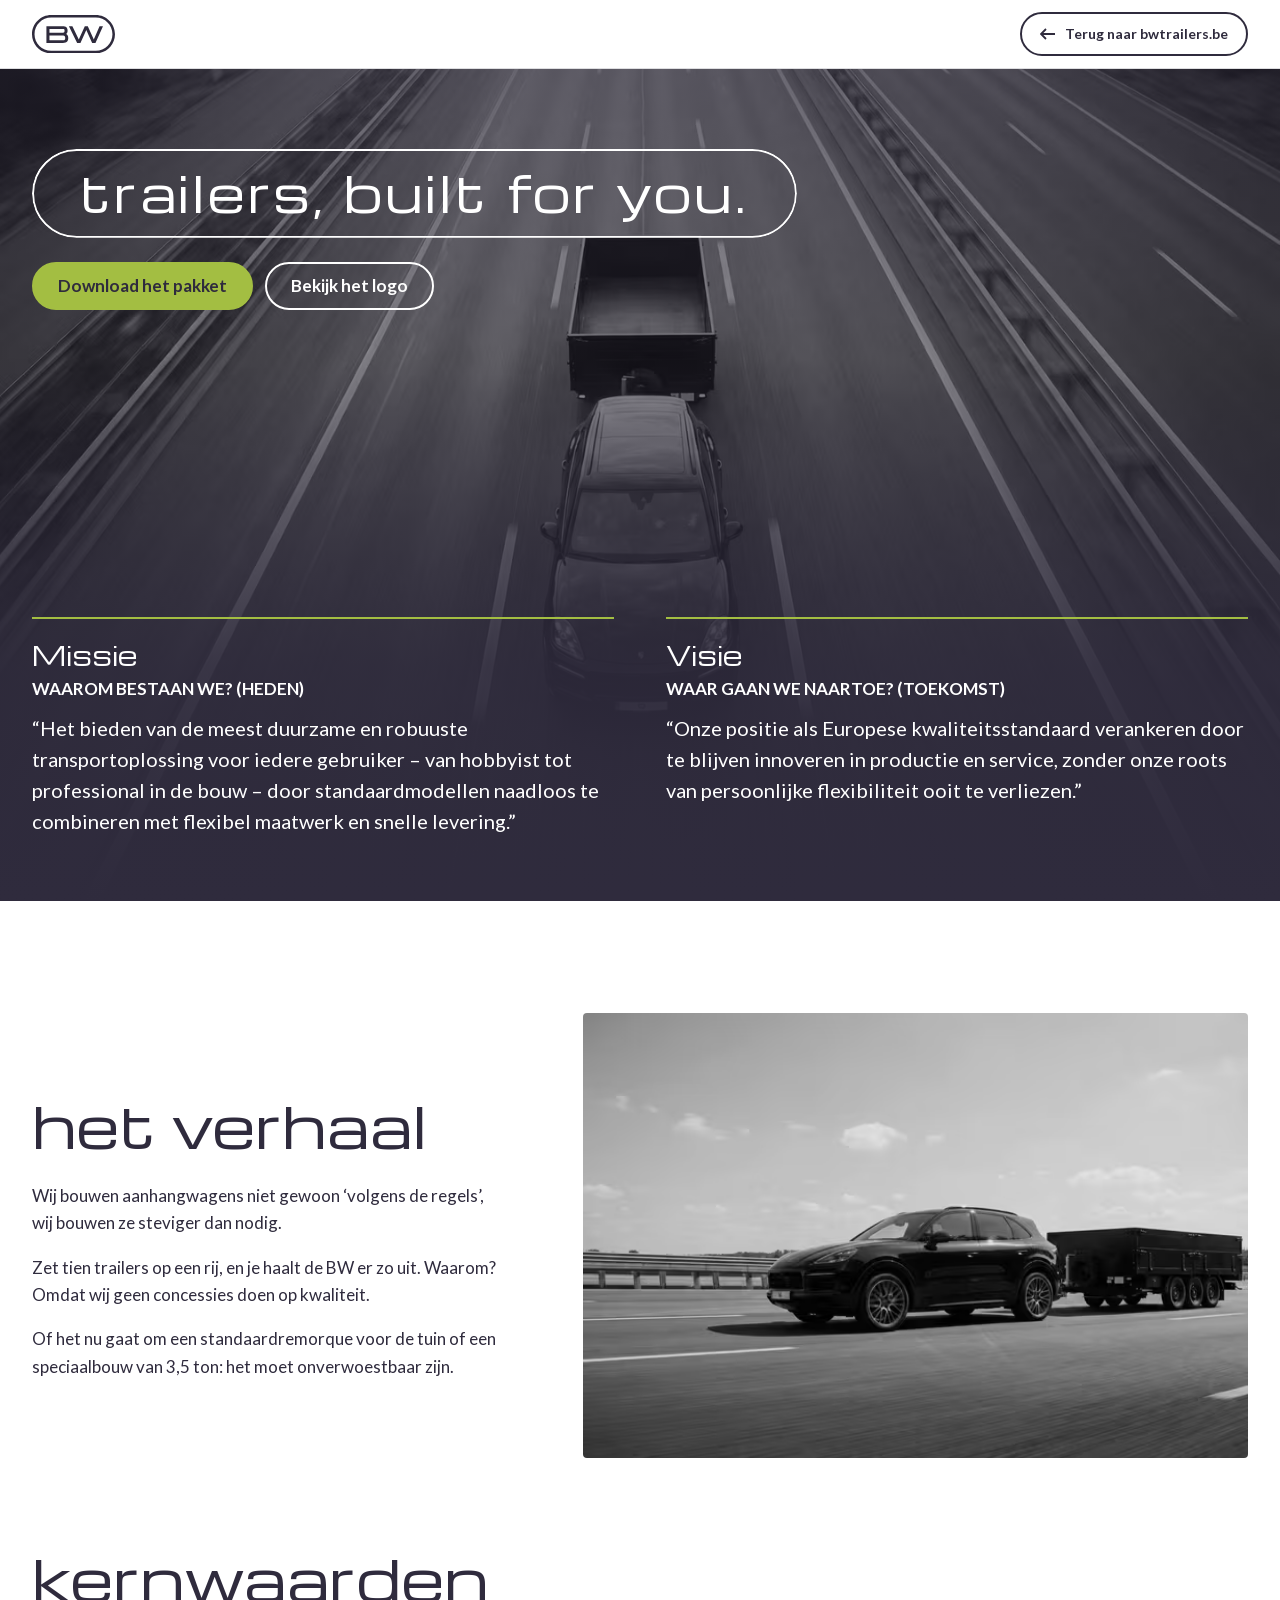
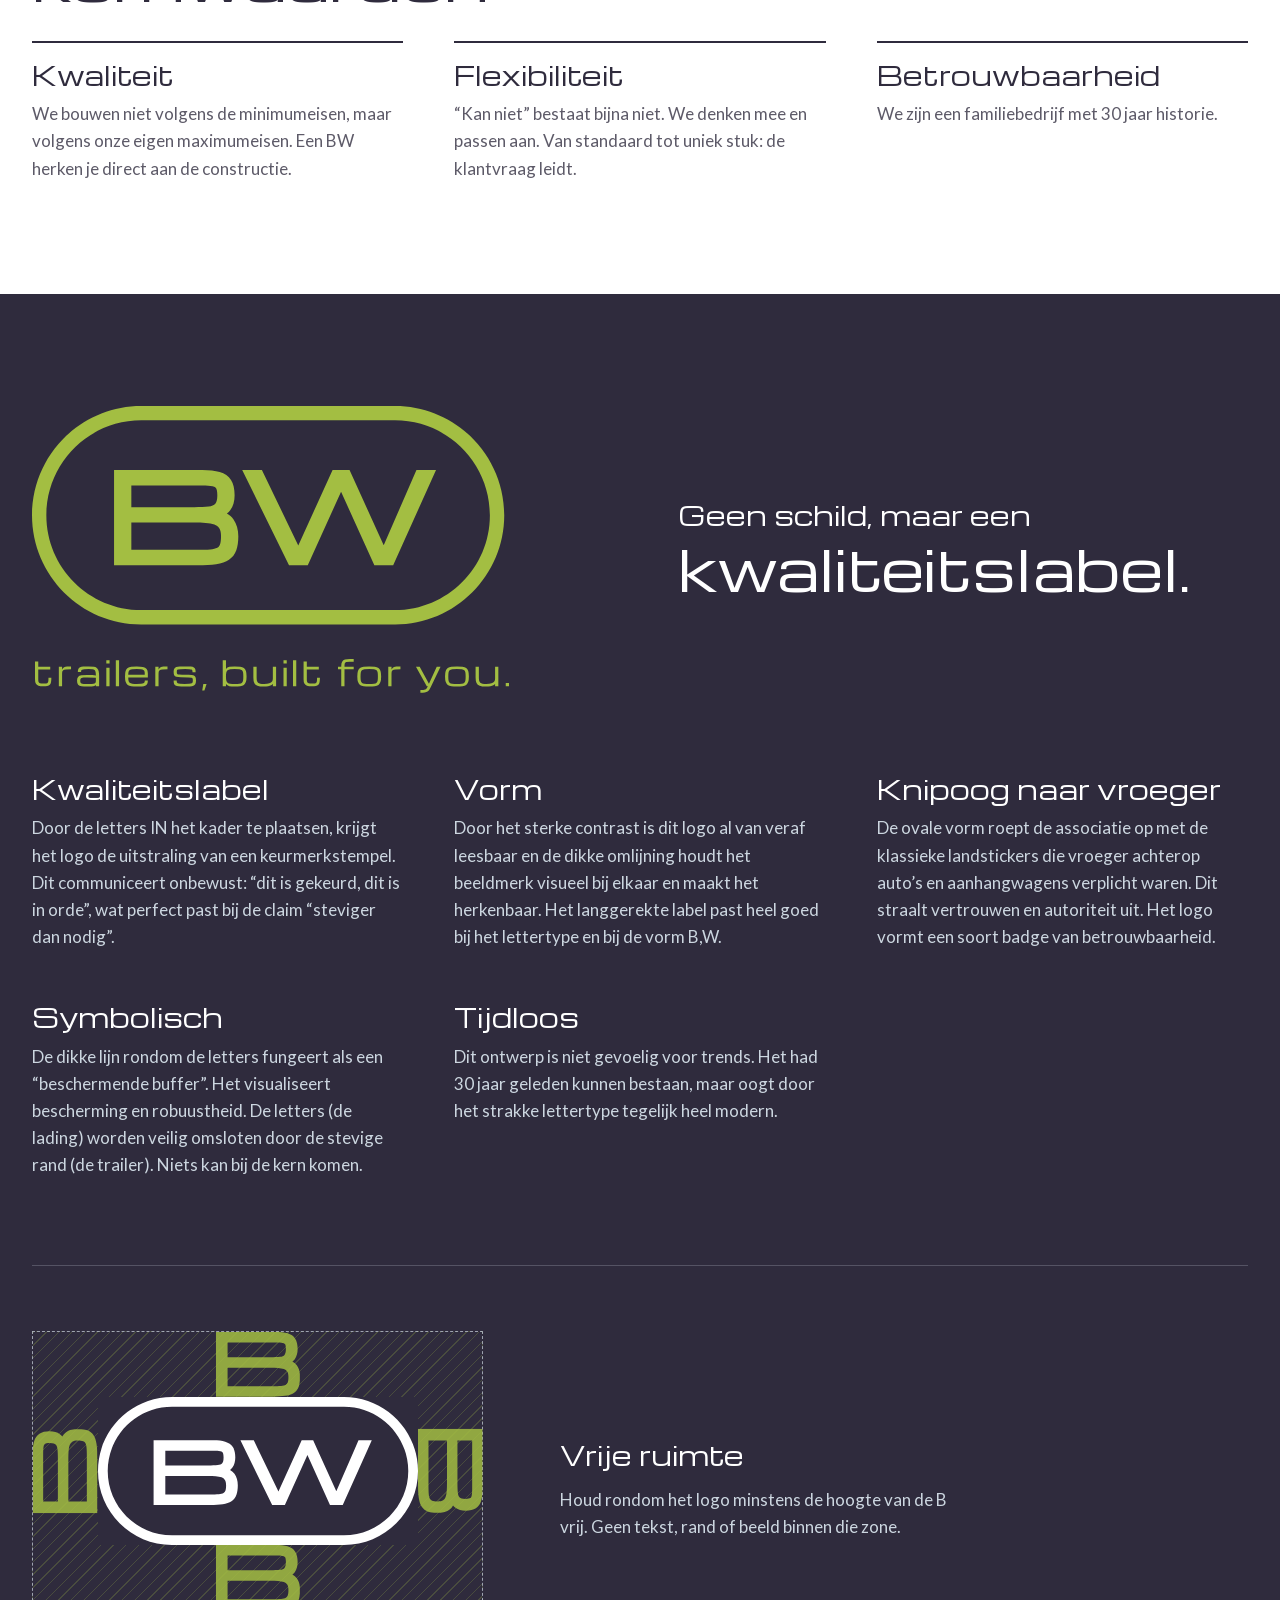
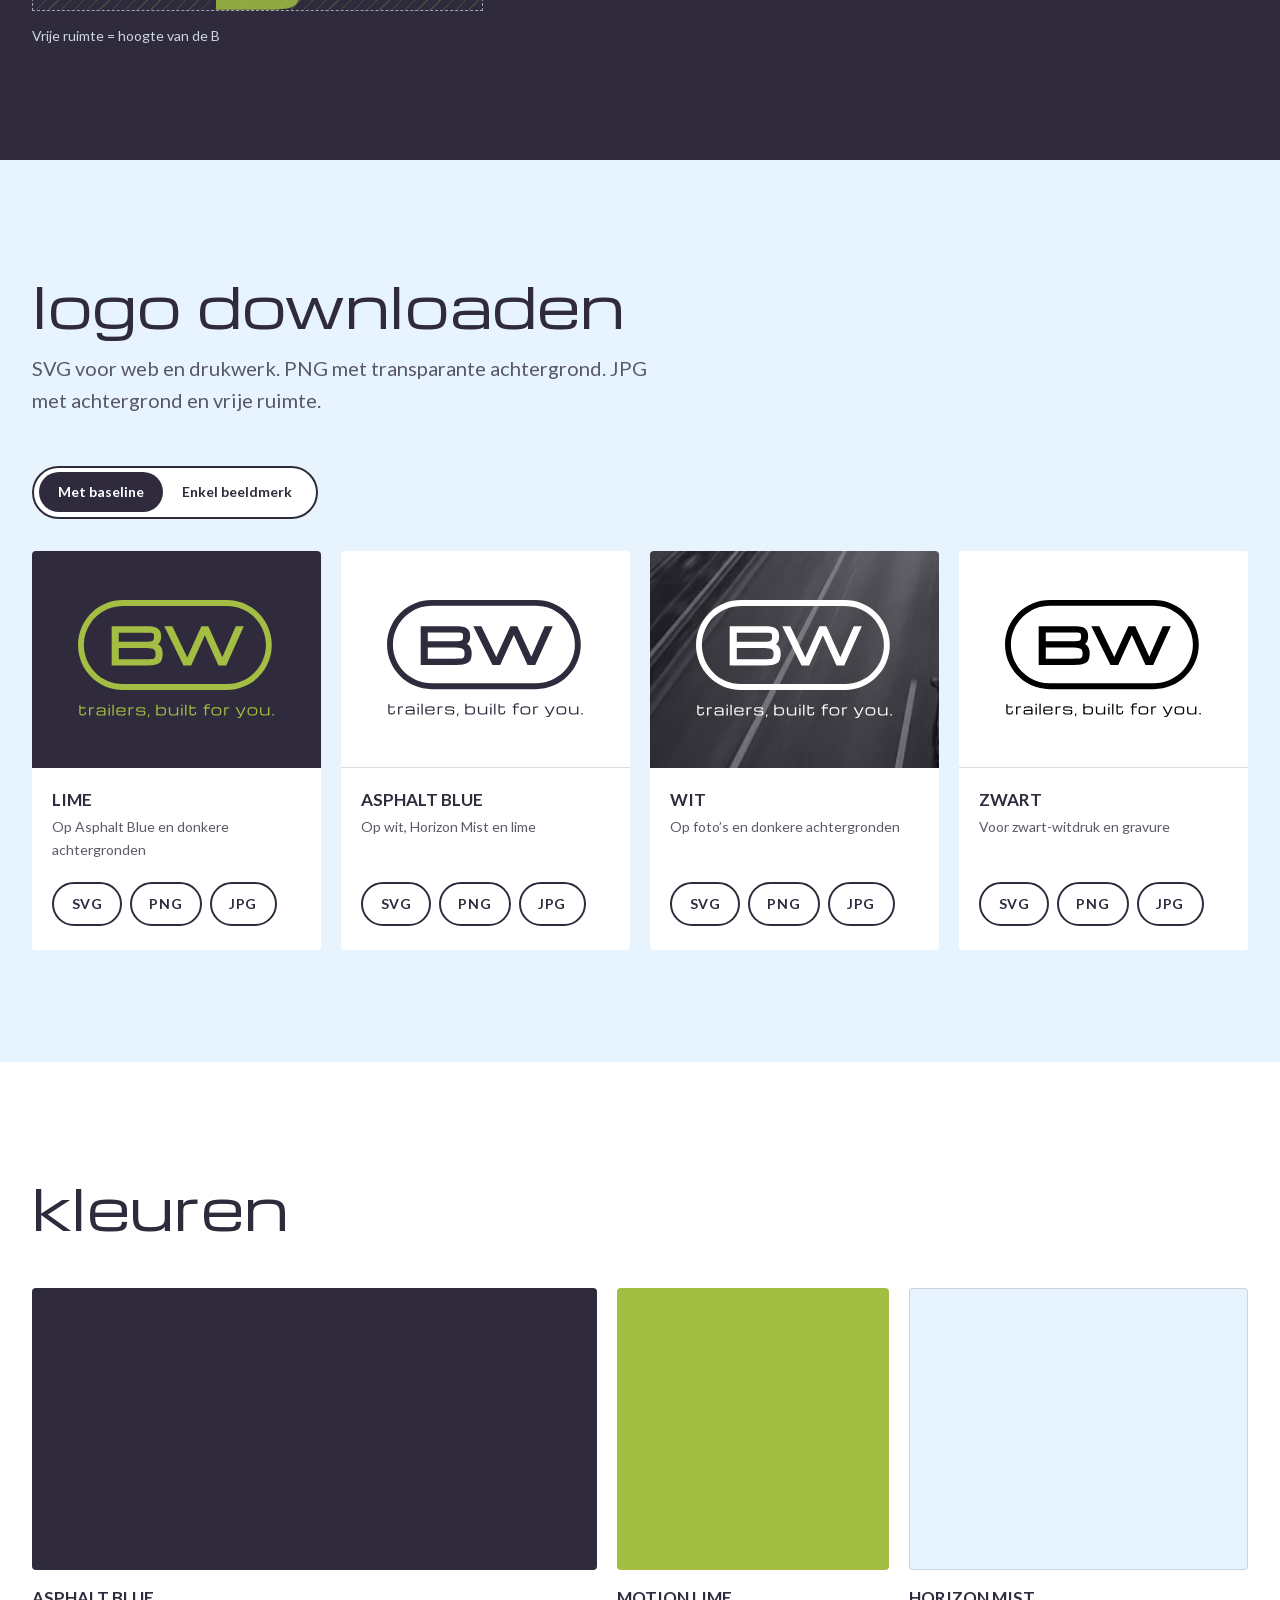
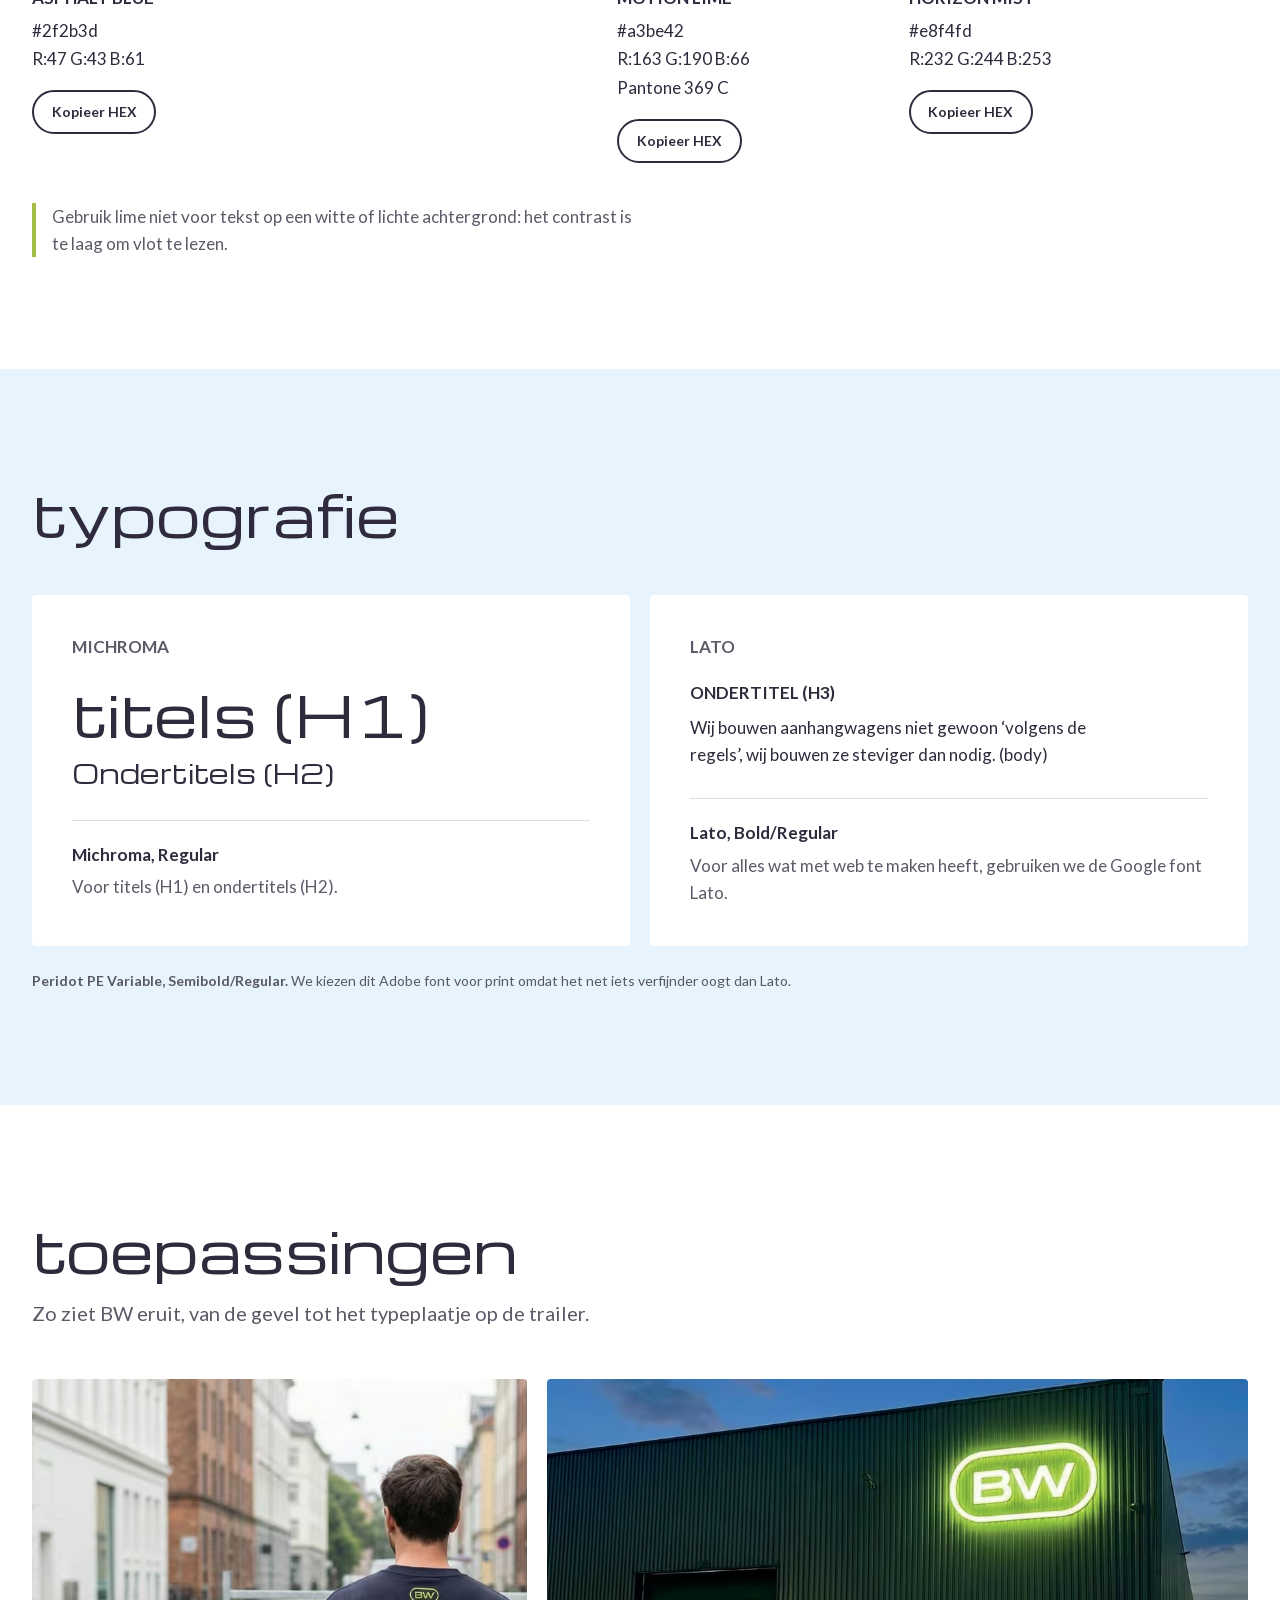
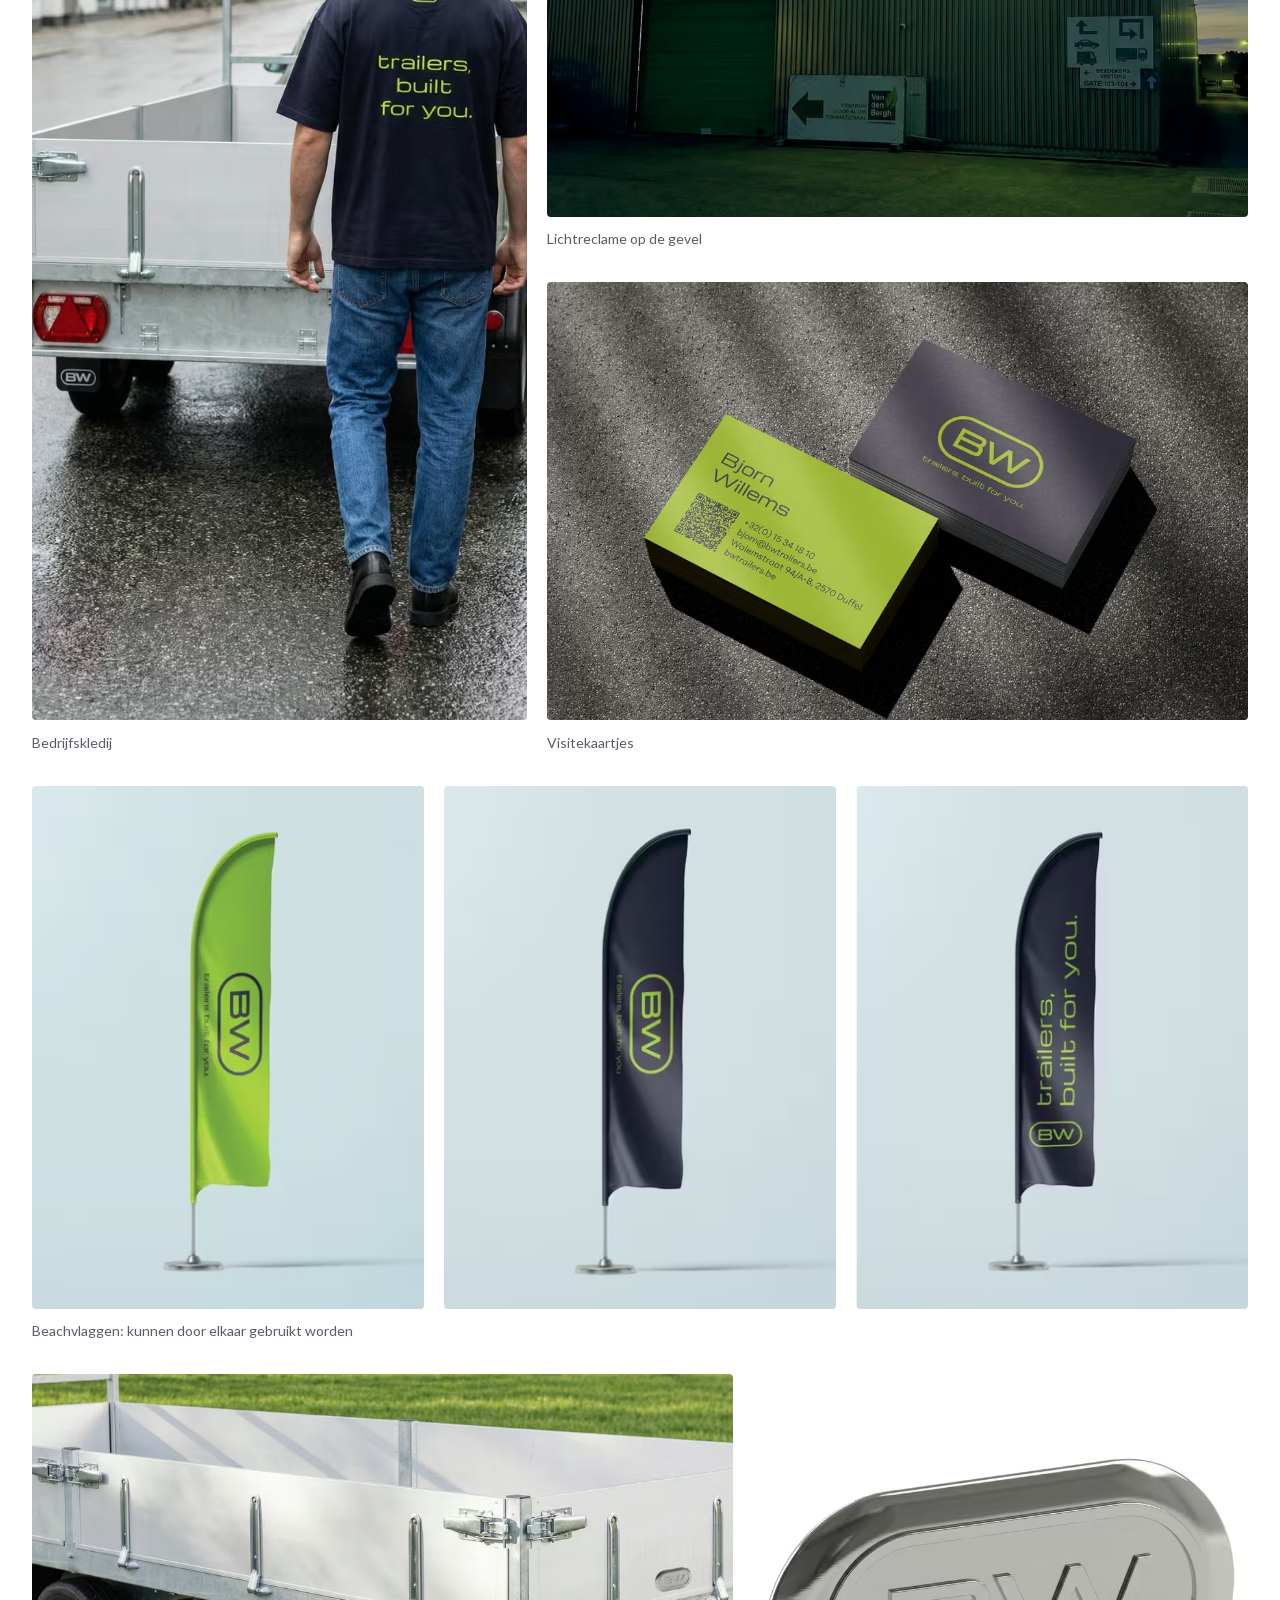
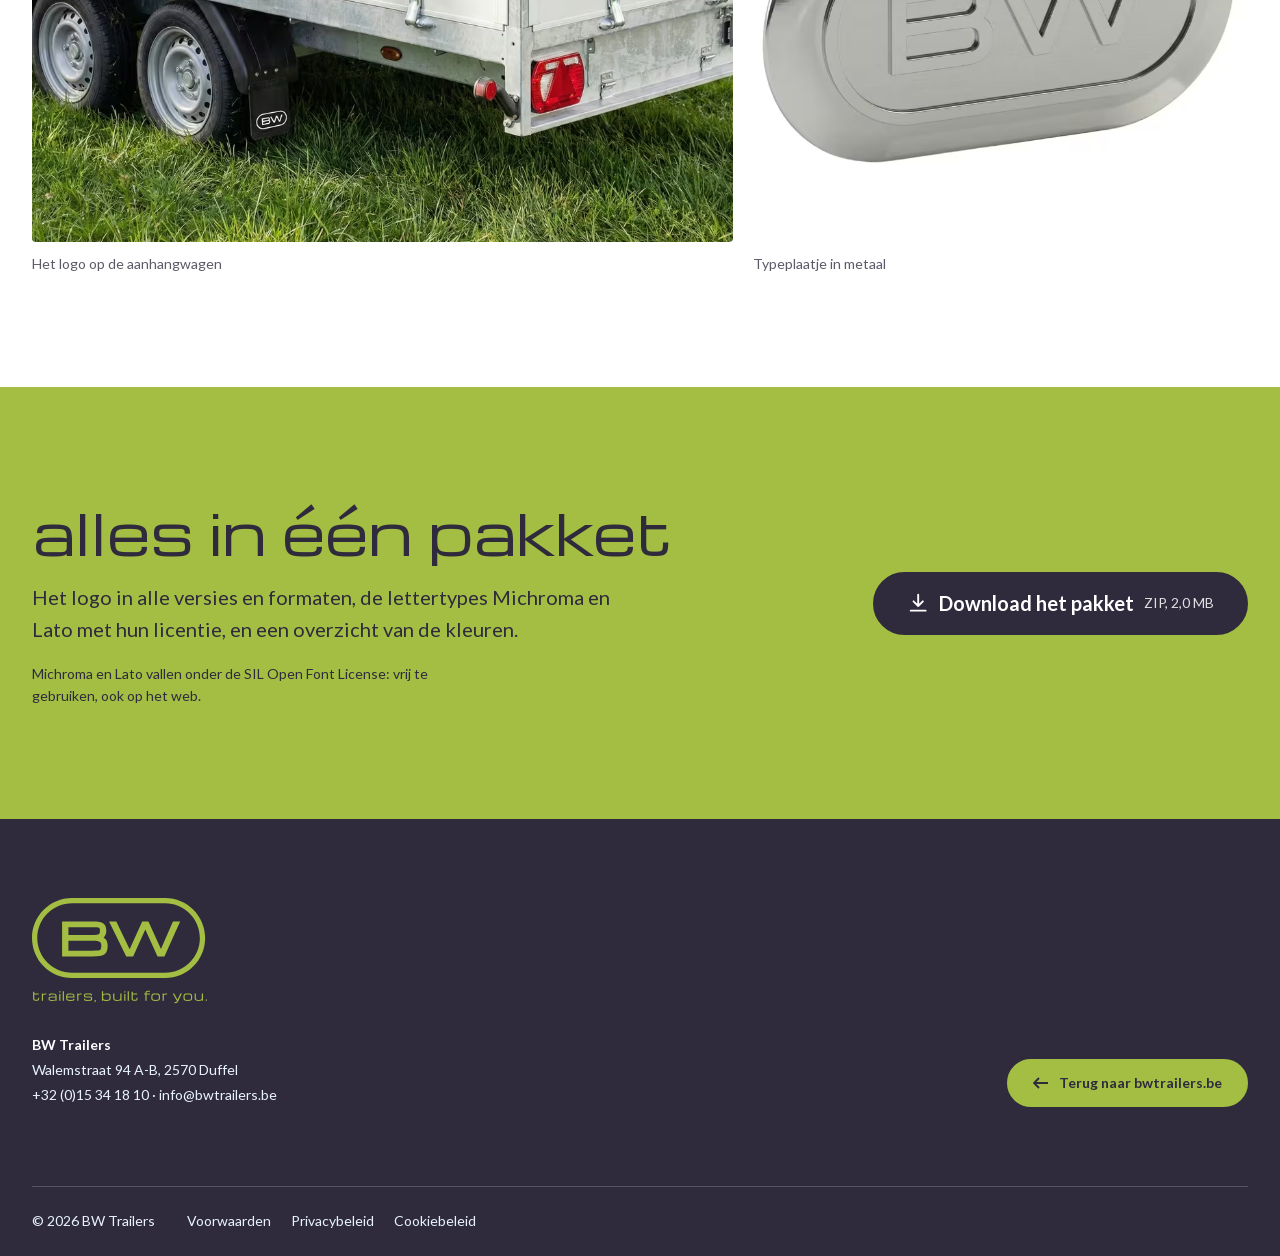
<file: branding/index.html>
<!doctype html>
<html lang="nl" class="no-js">
<head>
  <meta charset="utf-8">
  <meta name="viewport" content="width=device-width, initial-scale=1">
  <title>Huisstijl | BW Trailers</title>
  <meta name="description" content="De huisstijl van BW: logo, kleuren, typografie en toepassingen. Download het logo in SVG, PNG of JPG, of het volledige pakket.">
  <link rel="canonical" href="https://branding.bwtrailers.be/">
  <meta property="og:title" content="Huisstijl | BW Trailers">
  <meta property="og:description" content="De huisstijl van BW: logo, kleuren, typografie en toepassingen. Download het logo in SVG, PNG of JPG, of het volledige pakket.">
  <meta property="og:image" content="https://branding.bwtrailers.be/assets/img/hero-1440.webp">
  <meta name="theme-color" content="#2f2b3d">
  <link rel="icon" href="assets/logos/bw-trailers-mark-asphalt.svg" type="image/svg+xml">
  <link rel="preload" href="assets/fonts/michroma-400-latin.woff2" as="font" type="font/woff2" crossorigin>
  <link rel="preload" href="assets/fonts/lato-400-latin.woff2" as="font" type="font/woff2" crossorigin>
  <link rel="preload" as="image" type="image/avif" imagesrcset="assets/img/hero-640.avif 640w, assets/img/hero-960.avif 960w, assets/img/hero-1440.avif 1440w, assets/img/hero-1920.avif 1920w, assets/img/hero-2528.avif 2528w" imagesizes="100vw">
  <script>document.documentElement.className = "js";</script>
  <link rel="stylesheet" href="assets/css/branding.css">
  <script src="assets/js/branding.js" defer></script>
</head>
<body>
  <a class="skip-link" href="#inhoud">Naar de inhoud</a>

  <header class="site-header">
    <div class="wrap site-header__inner">
      <a class="brand" href="https://bwtrailers.be/" aria-label="BW Trailers, naar de startpagina">
        <svg xmlns="http://www.w3.org/2000/svg" viewBox="0 0 851.78 394.07" class="brand__mark" aria-hidden="true" focusable="false"><g transform="translate(0 0)" fill="#2f2b3d" fill-rule="evenodd"><path d="M340.95 234.89 C340.95 241.4 340.33 246.45 339.08 249.92 C338.08 252.71 336.51 254.58 334.14 255.82 C331.23 257.35 326.99 258.33 321.53 258.76 C315.45 259.23 307.61 259.48 298.26 259.48 L179.18 259.48 L179.18 210.3 L292.82 210.3 C300.13 210.3 307.05 210.51 313.39 210.92 C319.31 211.3 324.55 212.31 328.94 213.93 C332.77 215.35 335.65 217.56 337.76 220.71 C339.88 223.88 340.95 228.65 340.95 234.89 Z M179.18 182.46 L179.18 143.33 L307.16 143.33 C315.06 143.33 321.3 143.75 325.68 144.59 C330.37 145.49 331.66 147.6 332.07 148.29 C333.07 149.93 334.25 153.45 334.25 160.91 C334.25 170.32 332.29 174.51 330.63 176.37 C328.24 179.06 324.25 180.74 318.78 181.34 C312.12 182.09 303.39 182.46 292.82 182.46 L179.18 182.46 Z M351.52 194.13 C353.93 192.35 356.04 190.19 357.83 187.65 C362.88 180.52 365.44 171.52 365.44 160.91 C365.44 149.33 363.26 140.09 358.95 133.45 C354.49 126.58 347.64 121.75 338.59 119.11 C330.33 116.71 319.76 115.49 307.16 115.49 L147.99 115.49 L147.99 287.31 L298.26 287.31 C311.67 287.31 323.05 286.63 332.1 285.27 C341.68 283.83 349.48 281.17 355.3 277.36 C361.47 273.31 365.91 267.57 368.52 260.31 C370.92 253.6 372.14 245.05 372.14 234.89 C372.14 222.73 369.15 212.4 363.25 204.19 C360.23 199.98 356.31 196.63 351.52 194.13 Z"/><path d="M693.42 115.49 L634.37 251.06 L572.75 115.49 L542.16 115.49 L480.29 251.63 L414.66 115.49 L379.13 115.49 L463.59 287.32 L497.42 287.32 L557.46 154.69 L617.5 287.32 L651.46 287.32 L728.75 115.49 L693.42 115.49 Z"/><path d="M197.03 25.89 C102.66 25.89 25.89 102.66 25.89 197.04 C25.89 291.4 102.66 368.18 197.03 368.18 L654.74 368.18 C749.11 368.18 825.88 291.4 825.88 197.04 C825.88 102.66 749.11 25.89 654.74 25.89 L197.03 25.89 Z M654.74 394.07 L197.03 394.07 C88.39 394.07 0 305.68 0 197.04 C0 88.39 88.39 0 197.03 0 L654.74 0 C763.39 0 851.78 88.39 851.78 197.04 C851.78 305.68 763.39 394.07 654.74 394.07 Z"/></g></svg>
      </a>
      <a class="btn btn--back" href="https://bwtrailers.be/">
        <svg class="btn__arrow" viewBox="0 0 16 12" aria-hidden="true"><path d="M6 1L1 6l5 5M1 6h14" fill="none" stroke="currentColor" stroke-width="1.8"/></svg>
        Terug naar bwtrailers.be
      </a>
    </div>
  </header>

  <main id="inhoud">
    <!-- Hero: photo, mission and vision -->
    <section class="hero">
      <picture class="pic pic--hero"><source type="image/avif" srcset="assets/img/hero-640.avif 640w, assets/img/hero-960.avif 960w, assets/img/hero-1440.avif 1440w, assets/img/hero-1920.avif 1920w, assets/img/hero-2528.avif 2528w" sizes="100vw"><source type="image/webp" srcset="assets/img/hero-640.webp 640w, assets/img/hero-960.webp 960w, assets/img/hero-1440.webp 1440w, assets/img/hero-1920.webp 1920w, assets/img/hero-2528.webp 2528w" sizes="100vw"><img src="assets/img/hero-960.webp" alt="Zwart-witfoto van bovenaf: een auto met een BW-aanhangwagen op een lege autosnelweg." width="2528" height="1696" fetchpriority="high"></picture>
      <div class="wrap hero__inner">
        <div class="hero__head">
          <h1 class="hero__title"><span class="label-oval">trailers, built for you.</span></h1>
          <p class="hero__actions">
            <a class="btn btn--solid" href="#pakket">Download het pakket</a>
            <a class="btn btn--ghost" href="#logo">Bekijk het logo</a>
          </p>
        </div>
        <div class="hero__statements">
          <article class="statement">
            <h2 class="t-h2 statement__title">Missie</h2>
            <p class="t-h3">Waarom bestaan we? (heden)</p>
            <p class="statement__text">“Het bieden van de meest duurzame en robuuste transportoplossing voor iedere gebruiker – van hobbyist tot professional in de bouw – door standaardmodellen naadloos te combineren met flexibel maatwerk en snelle levering.”</p>
          </article>
          <article class="statement">
            <h2 class="t-h2 statement__title">Visie</h2>
            <p class="t-h3">Waar gaan we naartoe? (toekomst)</p>
            <p class="statement__text">“Onze positie als Europese kwaliteitsstandaard verankeren door te blijven innoveren in productie en service, zonder onze roots van persoonlijke flexibiliteit ooit te verliezen.”</p>
          </article>
        </div>
      </div>
    </section>

    <!-- Story and core values -->
    <section class="section story" aria-labelledby="story-title">
      <div class="wrap story__grid">
        <div class="story__text">
          <h2 class="h2" id="story-title">het verhaal</h2>
          <p>Wij bouwen aanhangwagens niet gewoon ‘volgens de regels’, wij bouwen ze steviger dan nodig.</p>
          <p>Zet tien trailers op een rij, en je haalt de BW er zo uit. Waarom? Omdat wij geen concessies doen op kwaliteit.</p>
          <p>Of het nu gaat om een standaardremorque voor de tuin of een speciaalbouw van 3,5 ton: het moet onverwoestbaar zijn.</p>
        </div>
        <div class="story__media"><picture class="pic pic--story"><source type="image/avif" srcset="assets/img/story-640.avif 640w, assets/img/story-960.avif 960w, assets/img/story-1440.avif 1440w" sizes="(min-width: 60em) 45vw, 100vw"><source type="image/webp" srcset="assets/img/story-640.webp 640w, assets/img/story-960.webp 960w, assets/img/story-1440.webp 1440w" sizes="(min-width: 60em) 45vw, 100vw"><img src="assets/img/story-960.webp" alt="Zwart-witfoto van een auto die een BW-plateauwagen trekt op de autosnelweg." width="1440" height="966" loading="lazy" decoding="async"></picture></div>
      </div>
      <div class="wrap values">
        <h2 class="h2 values__title">kernwaarden</h2>
        <ul class="values__list">
          <li><h3 class="t-h2">Kwaliteit</h3><p>We bouwen niet volgens de minimumeisen, maar volgens onze eigen maximumeisen. Een BW herken je direct aan de constructie.</p></li>
          <li><h3 class="t-h2">Flexibiliteit</h3><p>“Kan niet” bestaat bijna niet. We denken mee en passen aan. Van standaard tot uniek stuk: de klantvraag leidt.</p></li>
          <li><h3 class="t-h2">Betrouwbaarheid</h3><p>We zijn een familiebedrijf met 30 jaar historie.</p></li>
        </ul>
      </div>
    </section>

    <!-- Logo: idea, clear space and minimum size -->
    <section class="section logo" id="logo" aria-labelledby="logo-title">
      <div class="wrap">
        <div class="logo__hero">
          <img class="logo__big" src="assets/logos/bw-trailers-logo-lime.svg" alt="Het BW-logo in lime: de letters BW in een ovaal kader, met daaronder ‘trailers, built for you.’" width="866" height="521" loading="lazy">
          <h2 class="logo__title" id="logo-title">
            <span class="logo__title-small">Geen schild, maar een</span>
            <span class="logo__title-big">kwaliteitslabel.</span>
          </h2>
        </div>
        <ul class="logo__points">
          <li><h3 class="t-h2">Kwaliteitslabel</h3><p>Door de letters IN het kader te plaatsen, krijgt het logo de uitstraling van een keurmerkstempel. Dit communiceert onbewust: “dit is gekeurd, dit is in orde”, wat perfect past bij de claim “steviger dan nodig”.</p></li>
          <li><h3 class="t-h2">Vorm</h3><p>Door het sterke contrast is dit logo al van veraf leesbaar en de dikke omlijning houdt het beeldmerk visueel bij elkaar en maakt het herkenbaar. Het langgerekte label past heel goed bij het lettertype en bij de vorm B,W.</p></li>
          <li><h3 class="t-h2">Knipoog naar vroeger</h3><p>De ovale vorm roept de associatie op met de klassieke landstickers die vroeger achterop auto’s en aanhangwagens verplicht waren. Dit straalt vertrouwen en autoriteit uit. Het logo vormt een soort badge van betrouwbaarheid.</p></li>
          <li><h3 class="t-h2">Symbolisch</h3><p>De dikke lijn rondom de letters fungeert als een “beschermende buffer”. Het visualiseert bescherming en robuustheid. De letters (de lading) worden veilig omsloten door de stevige rand (de trailer). Niets kan bij de kern komen.</p></li>
          <li><h3 class="t-h2">Tijdloos</h3><p>Dit ontwerp is niet gevoelig voor trends. Het had 30 jaar geleden kunnen bestaan, maar oogt door het strakke lettertype tegelijk heel modern.</p></li>
        </ul>
        <div class="rules">
          <figure class="clearspace">
            <div class="clearspace__zone">
              <img src="assets/logos/bw-trailers-mark-white.svg" alt="Het beeldmerk met een gestippelde zone rondom. Aan elke kant past precies een letter B, even hoog als de vrije ruimte." width="852" height="394" loading="lazy">
              <svg class="clearspace__b clearspace__b--top" viewBox="147.99 115.49 224.15 171.82" aria-hidden="true" focusable="false"><path fill-rule="evenodd" d="M340.95 234.89 C340.95 241.4 340.33 246.45 339.08 249.92 C338.08 252.71 336.51 254.58 334.14 255.82 C331.23 257.35 326.99 258.33 321.53 258.76 C315.45 259.23 307.61 259.48 298.26 259.48 L179.18 259.48 L179.18 210.3 L292.82 210.3 C300.13 210.3 307.05 210.51 313.39 210.92 C319.31 211.3 324.55 212.31 328.94 213.93 C332.77 215.35 335.65 217.56 337.76 220.71 C339.88 223.88 340.95 228.65 340.95 234.89 Z M179.18 182.46 L179.18 143.33 L307.16 143.33 C315.06 143.33 321.3 143.75 325.68 144.59 C330.37 145.49 331.66 147.6 332.07 148.29 C333.07 149.93 334.25 153.45 334.25 160.91 C334.25 170.32 332.29 174.51 330.63 176.37 C328.24 179.06 324.25 180.74 318.78 181.34 C312.12 182.09 303.39 182.46 292.82 182.46 L179.18 182.46 Z M351.52 194.13 C353.93 192.35 356.04 190.19 357.83 187.65 C362.88 180.52 365.44 171.52 365.44 160.91 C365.44 149.33 363.26 140.09 358.95 133.45 C354.49 126.58 347.64 121.75 338.59 119.11 C330.33 116.71 319.76 115.49 307.16 115.49 L147.99 115.49 L147.99 287.31 L298.26 287.31 C311.67 287.31 323.05 286.63 332.1 285.27 C341.68 283.83 349.48 281.17 355.3 277.36 C361.47 273.31 365.91 267.57 368.52 260.31 C370.92 253.6 372.14 245.05 372.14 234.89 C372.14 222.73 369.15 212.4 363.25 204.19 C360.23 199.98 356.31 196.63 351.52 194.13 Z"/></svg>
              <svg class="clearspace__b clearspace__b--right" viewBox="147.99 115.49 224.15 171.82" aria-hidden="true" focusable="false"><path fill-rule="evenodd" d="M340.95 234.89 C340.95 241.4 340.33 246.45 339.08 249.92 C338.08 252.71 336.51 254.58 334.14 255.82 C331.23 257.35 326.99 258.33 321.53 258.76 C315.45 259.23 307.61 259.48 298.26 259.48 L179.18 259.48 L179.18 210.3 L292.82 210.3 C300.13 210.3 307.05 210.51 313.39 210.92 C319.31 211.3 324.55 212.31 328.94 213.93 C332.77 215.35 335.65 217.56 337.76 220.71 C339.88 223.88 340.95 228.65 340.95 234.89 Z M179.18 182.46 L179.18 143.33 L307.16 143.33 C315.06 143.33 321.3 143.75 325.68 144.59 C330.37 145.49 331.66 147.6 332.07 148.29 C333.07 149.93 334.25 153.45 334.25 160.91 C334.25 170.32 332.29 174.51 330.63 176.37 C328.24 179.06 324.25 180.74 318.78 181.34 C312.12 182.09 303.39 182.46 292.82 182.46 L179.18 182.46 Z M351.52 194.13 C353.93 192.35 356.04 190.19 357.83 187.65 C362.88 180.52 365.44 171.52 365.44 160.91 C365.44 149.33 363.26 140.09 358.95 133.45 C354.49 126.58 347.64 121.75 338.59 119.11 C330.33 116.71 319.76 115.49 307.16 115.49 L147.99 115.49 L147.99 287.31 L298.26 287.31 C311.67 287.31 323.05 286.63 332.1 285.27 C341.68 283.83 349.48 281.17 355.3 277.36 C361.47 273.31 365.91 267.57 368.52 260.31 C370.92 253.6 372.14 245.05 372.14 234.89 C372.14 222.73 369.15 212.4 363.25 204.19 C360.23 199.98 356.31 196.63 351.52 194.13 Z"/></svg>
              <svg class="clearspace__b clearspace__b--bottom" viewBox="147.99 115.49 224.15 171.82" aria-hidden="true" focusable="false"><path fill-rule="evenodd" d="M340.95 234.89 C340.95 241.4 340.33 246.45 339.08 249.92 C338.08 252.71 336.51 254.58 334.14 255.82 C331.23 257.35 326.99 258.33 321.53 258.76 C315.45 259.23 307.61 259.48 298.26 259.48 L179.18 259.48 L179.18 210.3 L292.82 210.3 C300.13 210.3 307.05 210.51 313.39 210.92 C319.31 211.3 324.55 212.31 328.94 213.93 C332.77 215.35 335.65 217.56 337.76 220.71 C339.88 223.88 340.95 228.65 340.95 234.89 Z M179.18 182.46 L179.18 143.33 L307.16 143.33 C315.06 143.33 321.3 143.75 325.68 144.59 C330.37 145.49 331.66 147.6 332.07 148.29 C333.07 149.93 334.25 153.45 334.25 160.91 C334.25 170.32 332.29 174.51 330.63 176.37 C328.24 179.06 324.25 180.74 318.78 181.34 C312.12 182.09 303.39 182.46 292.82 182.46 L179.18 182.46 Z M351.52 194.13 C353.93 192.35 356.04 190.19 357.83 187.65 C362.88 180.52 365.44 171.52 365.44 160.91 C365.44 149.33 363.26 140.09 358.95 133.45 C354.49 126.58 347.64 121.75 338.59 119.11 C330.33 116.71 319.76 115.49 307.16 115.49 L147.99 115.49 L147.99 287.31 L298.26 287.31 C311.67 287.31 323.05 286.63 332.1 285.27 C341.68 283.83 349.48 281.17 355.3 277.36 C361.47 273.31 365.91 267.57 368.52 260.31 C370.92 253.6 372.14 245.05 372.14 234.89 C372.14 222.73 369.15 212.4 363.25 204.19 C360.23 199.98 356.31 196.63 351.52 194.13 Z"/></svg>
              <svg class="clearspace__b clearspace__b--left" viewBox="147.99 115.49 224.15 171.82" aria-hidden="true" focusable="false"><path fill-rule="evenodd" d="M340.95 234.89 C340.95 241.4 340.33 246.45 339.08 249.92 C338.08 252.71 336.51 254.58 334.14 255.82 C331.23 257.35 326.99 258.33 321.53 258.76 C315.45 259.23 307.61 259.48 298.26 259.48 L179.18 259.48 L179.18 210.3 L292.82 210.3 C300.13 210.3 307.05 210.51 313.39 210.92 C319.31 211.3 324.55 212.31 328.94 213.93 C332.77 215.35 335.65 217.56 337.76 220.71 C339.88 223.88 340.95 228.65 340.95 234.89 Z M179.18 182.46 L179.18 143.33 L307.16 143.33 C315.06 143.33 321.3 143.75 325.68 144.59 C330.37 145.49 331.66 147.6 332.07 148.29 C333.07 149.93 334.25 153.45 334.25 160.91 C334.25 170.32 332.29 174.51 330.63 176.37 C328.24 179.06 324.25 180.74 318.78 181.34 C312.12 182.09 303.39 182.46 292.82 182.46 L179.18 182.46 Z M351.52 194.13 C353.93 192.35 356.04 190.19 357.83 187.65 C362.88 180.52 365.44 171.52 365.44 160.91 C365.44 149.33 363.26 140.09 358.95 133.45 C354.49 126.58 347.64 121.75 338.59 119.11 C330.33 116.71 319.76 115.49 307.16 115.49 L147.99 115.49 L147.99 287.31 L298.26 287.31 C311.67 287.31 323.05 286.63 332.1 285.27 C341.68 283.83 349.48 281.17 355.3 277.36 C361.47 273.31 365.91 267.57 368.52 260.31 C370.92 253.6 372.14 245.05 372.14 234.89 C372.14 222.73 369.15 212.4 363.25 204.19 C360.23 199.98 356.31 196.63 351.52 194.13 Z"/></svg>
            </div>
            <figcaption>Vrije ruimte = hoogte van de B</figcaption>
          </figure>
          <div class="rules__text">
            <h3 class="t-h2">Vrije ruimte</h3>
            <p>Houd rondom het logo minstens de hoogte van de B vrij. Geen tekst, rand of beeld binnen die zone.</p>
          </div>
        </div>
      </div>
    </section>

    <!-- Logo downloads -->
    <section class="section downloads" id="downloads" aria-labelledby="downloads-title">
      <div class="wrap">
        <div class="section__head">
          <h2 class="h2" id="downloads-title">logo downloaden</h2>
          <p>SVG voor web en drukwerk. PNG met transparante achtergrond. JPG met achtergrond en vrije ruimte.</p>
        </div>
        <fieldset class="switch" data-version-switch>
          <legend class="visually-hidden">Versie</legend>
          <label><input type="radio" name="version" value="logo" checked><span>Met baseline</span></label>
          <label><input type="radio" name="version" value="mark"><span>Enkel beeldmerk</span></label>
        </fieldset>
        <ul class="variants">
          <li class="variant variant--lime"><div class="variant__preview"><img src="assets/logos/bw-trailers-logo-lime.svg" width="866" height="521" loading="lazy" alt="BW-logo met baseline, versie Lime" data-logo="bw-trailers-logo-lime.svg" data-mark="bw-trailers-mark-lime.svg" data-alt-logo="BW-logo met baseline, versie Lime" data-alt-mark="BW-beeldmerk, versie Lime"></div><div class="variant__body"><h3 class="t-h3 variant__name">Lime</h3><p class="variant__use">Op Asphalt Blue en donkere achtergronden</p><ul class="formats"><li><a class="fmt" href="assets/logos/bw-trailers-logo-lime.svg" download="bw-trailers-logo-lime.svg" data-logo="bw-trailers-logo-lime.svg" data-mark="bw-trailers-mark-lime.svg"><span class="visually-hidden">Download Lime, </span>SVG</a></li><li><a class="fmt" href="assets/logos/bw-trailers-logo-lime.png" download="bw-trailers-logo-lime.png" data-logo="bw-trailers-logo-lime.png" data-mark="bw-trailers-mark-lime.png"><span class="visually-hidden">Download Lime, </span>PNG</a></li><li><a class="fmt" href="assets/logos/bw-trailers-logo-lime.jpg" download="bw-trailers-logo-lime.jpg" data-logo="bw-trailers-logo-lime.jpg" data-mark="bw-trailers-mark-lime.jpg"><span class="visually-hidden">Download Lime, </span>JPG</a></li></ul></div></li>
          <li class="variant variant--asphalt"><div class="variant__preview"><img src="assets/logos/bw-trailers-logo-asphalt.svg" width="866" height="521" loading="lazy" alt="BW-logo met baseline, versie Asphalt Blue" data-logo="bw-trailers-logo-asphalt.svg" data-mark="bw-trailers-mark-asphalt.svg" data-alt-logo="BW-logo met baseline, versie Asphalt Blue" data-alt-mark="BW-beeldmerk, versie Asphalt Blue"></div><div class="variant__body"><h3 class="t-h3 variant__name">Asphalt Blue</h3><p class="variant__use">Op wit, Horizon Mist en lime</p><ul class="formats"><li><a class="fmt" href="assets/logos/bw-trailers-logo-asphalt.svg" download="bw-trailers-logo-asphalt.svg" data-logo="bw-trailers-logo-asphalt.svg" data-mark="bw-trailers-mark-asphalt.svg"><span class="visually-hidden">Download Asphalt Blue, </span>SVG</a></li><li><a class="fmt" href="assets/logos/bw-trailers-logo-asphalt.png" download="bw-trailers-logo-asphalt.png" data-logo="bw-trailers-logo-asphalt.png" data-mark="bw-trailers-mark-asphalt.png"><span class="visually-hidden">Download Asphalt Blue, </span>PNG</a></li><li><a class="fmt" href="assets/logos/bw-trailers-logo-asphalt.jpg" download="bw-trailers-logo-asphalt.jpg" data-logo="bw-trailers-logo-asphalt.jpg" data-mark="bw-trailers-mark-asphalt.jpg"><span class="visually-hidden">Download Asphalt Blue, </span>JPG</a></li></ul></div></li>
          <li class="variant variant--white"><div class="variant__preview"><img src="assets/logos/bw-trailers-logo-white.svg" width="866" height="521" loading="lazy" alt="BW-logo met baseline, versie Wit" data-logo="bw-trailers-logo-white.svg" data-mark="bw-trailers-mark-white.svg" data-alt-logo="BW-logo met baseline, versie Wit" data-alt-mark="BW-beeldmerk, versie Wit"></div><div class="variant__body"><h3 class="t-h3 variant__name">Wit</h3><p class="variant__use">Op foto’s en donkere achtergronden</p><ul class="formats"><li><a class="fmt" href="assets/logos/bw-trailers-logo-white.svg" download="bw-trailers-logo-white.svg" data-logo="bw-trailers-logo-white.svg" data-mark="bw-trailers-mark-white.svg"><span class="visually-hidden">Download Wit, </span>SVG</a></li><li><a class="fmt" href="assets/logos/bw-trailers-logo-white.png" download="bw-trailers-logo-white.png" data-logo="bw-trailers-logo-white.png" data-mark="bw-trailers-mark-white.png"><span class="visually-hidden">Download Wit, </span>PNG</a></li><li><a class="fmt" href="assets/logos/bw-trailers-logo-white.jpg" download="bw-trailers-logo-white.jpg" data-logo="bw-trailers-logo-white.jpg" data-mark="bw-trailers-mark-white.jpg"><span class="visually-hidden">Download Wit, </span>JPG</a></li></ul></div></li>
          <li class="variant variant--black"><div class="variant__preview"><img src="assets/logos/bw-trailers-logo-black.svg" width="866" height="521" loading="lazy" alt="BW-logo met baseline, versie Zwart" data-logo="bw-trailers-logo-black.svg" data-mark="bw-trailers-mark-black.svg" data-alt-logo="BW-logo met baseline, versie Zwart" data-alt-mark="BW-beeldmerk, versie Zwart"></div><div class="variant__body"><h3 class="t-h3 variant__name">Zwart</h3><p class="variant__use">Voor zwart-witdruk en gravure</p><ul class="formats"><li><a class="fmt" href="assets/logos/bw-trailers-logo-black.svg" download="bw-trailers-logo-black.svg" data-logo="bw-trailers-logo-black.svg" data-mark="bw-trailers-mark-black.svg"><span class="visually-hidden">Download Zwart, </span>SVG</a></li><li><a class="fmt" href="assets/logos/bw-trailers-logo-black.png" download="bw-trailers-logo-black.png" data-logo="bw-trailers-logo-black.png" data-mark="bw-trailers-mark-black.png"><span class="visually-hidden">Download Zwart, </span>PNG</a></li><li><a class="fmt" href="assets/logos/bw-trailers-logo-black.jpg" download="bw-trailers-logo-black.jpg" data-logo="bw-trailers-logo-black.jpg" data-mark="bw-trailers-mark-black.jpg"><span class="visually-hidden">Download Zwart, </span>JPG</a></li></ul></div></li>
        </ul>
      </div>
    </section>

    <!-- Colours -->
    <section class="section colors" aria-labelledby="colors-title">
      <div class="wrap">
        <div class="section__head">
          <h2 class="h2" id="colors-title">kleuren</h2>
        </div>
        <ul class="swatches">
          <li class="swatch swatch--asphalt"><div class="swatch__chip"></div><div class="swatch__info"><h3 class="t-h3 swatch__name">Asphalt Blue</h3><ul class="swatch__values"><li>#2f2b3d</li><li>R:47 G:43 B:61</li></ul><button class="copy" type="button" data-copy="#2f2b3d">Kopieer HEX<span class="visually-hidden"> Asphalt Blue</span></button></div></li>
          <li class="swatch swatch--lime"><div class="swatch__chip"></div><div class="swatch__info"><h3 class="t-h3 swatch__name">Motion Lime</h3><ul class="swatch__values"><li>#a3be42</li><li>R:163 G:190 B:66</li><li>Pantone 369 C</li></ul><button class="copy" type="button" data-copy="#a3be42">Kopieer HEX<span class="visually-hidden"> Motion Lime</span></button></div></li>
          <li class="swatch swatch--mist"><div class="swatch__chip"></div><div class="swatch__info"><h3 class="t-h3 swatch__name">Horizon Mist</h3><ul class="swatch__values"><li>#e8f4fd</li><li>R:232 G:244 B:253</li></ul><button class="copy" type="button" data-copy="#e8f4fd">Kopieer HEX<span class="visually-hidden"> Horizon Mist</span></button></div></li>
        </ul>
        <p class="colors__note">Gebruik lime niet voor tekst op een witte of lichte achtergrond: het contrast is te laag om vlot te lezen.</p>
        <p class="visually-hidden" role="status" aria-live="polite" data-copy-status data-copied="gekopieerd" data-failed="Kopiëren lukt niet. Selecteer de code en kopieer ze zelf."></p>
      </div>
    </section>

    <!-- Typography -->
    <section class="section type" aria-labelledby="type-title">
      <div class="wrap">
        <div class="section__head">
          <h2 class="h2" id="type-title">typografie</h2>
        </div>
        <div class="fonts">
          <article class="font font--michroma">
            <h3 class="t-h3 font__name">Michroma</h3>
            <p class="font__h1" aria-hidden="true">titels (H1)</p>
            <p class="font__h2" aria-hidden="true">Ondertitels (H2)</p>
            <p class="font__meta">Michroma, Regular</p>
            <p class="font__use">Voor titels (H1) en ondertitels (H2).</p>
          </article>
          <article class="font font--lato">
            <h3 class="t-h3 font__name">Lato</h3>
            <p class="t-h3" aria-hidden="true">Ondertitel (H3)</p>
            <p class="font__body" aria-hidden="true">Wij bouwen aanhangwagens niet gewoon ‘volgens de regels’, wij bouwen ze steviger dan nodig. (body)</p>
            <p class="font__meta">Lato, Bold/Regular</p>
            <p class="font__use">Voor alles wat met web te maken heeft, gebruiken we de Google font Lato.</p>
          </article>
        </div>
        <p class="type__note"><strong>Peridot PE Variable, Semibold/Regular.</strong> We kiezen dit Adobe font voor print omdat het net iets verfijnder oogt dan Lato.</p>
      </div>
    </section>

    <!-- Applications -->
    <section class="section applications" aria-labelledby="apps-title">
      <div class="wrap">
        <div class="section__head">
          <h2 class="h2" id="apps-title">toepassingen</h2>
          <p>Zo ziet BW eruit, van de gevel tot het typeplaatje op de trailer.</p>
        </div>
        <div class="gallery">
          <figure class="gallery__item gallery__item--shirt"><picture class="pic pic--app-shirt"><source type="image/avif" srcset="assets/img/app-shirt-480.avif 480w, assets/img/app-shirt-800.avif 800w, assets/img/app-shirt-1200.avif 1200w" sizes="(min-width: 60em) 38vw, 100vw"><source type="image/webp" srcset="assets/img/app-shirt-480.webp 480w, assets/img/app-shirt-800.webp 800w, assets/img/app-shirt-1200.webp 1200w" sizes="(min-width: 60em) 38vw, 100vw"><img src="assets/img/app-shirt-800.webp" alt="Een man in een donker BW-shirt met ‘trailers, built for you.’ op de rug loopt naast een aanhangwagen in een natte straat." width="1200" height="1789" loading="lazy" decoding="async"></picture><figcaption>Bedrijfskledij</figcaption></figure>
          <figure class="gallery__item gallery__item--facade"><picture class="pic pic--app-facade"><source type="image/avif" srcset="assets/img/app-facade-640.avif 640w, assets/img/app-facade-1024.avif 1024w, assets/img/app-facade-1600.avif 1600w" sizes="(min-width: 60em) 55vw, 100vw"><source type="image/webp" srcset="assets/img/app-facade-640.webp 640w, assets/img/app-facade-1024.webp 1024w, assets/img/app-facade-1600.webp 1600w" sizes="(min-width: 60em) 55vw, 100vw"><img src="assets/img/app-facade-1024.webp" alt="Een loods bij valavond met een verlicht BW-logo in lime op de gevel." width="1600" height="1295" loading="lazy" decoding="async"></picture><figcaption>Lichtreclame op de gevel</figcaption></figure>
          <figure class="gallery__item gallery__item--cards"><picture class="pic pic--app-cards"><source type="image/avif" srcset="assets/img/app-cards-640.avif 640w, assets/img/app-cards-1024.avif 1024w, assets/img/app-cards-1600.avif 1600w" sizes="(min-width: 60em) 55vw, 100vw"><source type="image/webp" srcset="assets/img/app-cards-640.webp 640w, assets/img/app-cards-1024.webp 1024w, assets/img/app-cards-1600.webp 1600w" sizes="(min-width: 60em) 55vw, 100vw"><img src="assets/img/app-cards-1024.webp" alt="Visitekaartjes in lime en Asphalt Blue met het BW-logo, op een ruwe betonnen ondergrond." width="1600" height="1200" loading="lazy" decoding="async"></picture><figcaption>Visitekaartjes</figcaption></figure>
          <figure class="gallery__item gallery__item--flags">
            <div class="flags">
              <picture class="pic pic--app-flag-lime"><source type="image/avif" srcset="assets/img/app-flag-lime-400.avif 400w, assets/img/app-flag-lime-640.avif 640w, assets/img/app-flag-lime-960.avif 960w" sizes="(min-width: 60em) 30vw, 33vw"><source type="image/webp" srcset="assets/img/app-flag-lime-400.webp 400w, assets/img/app-flag-lime-640.webp 640w, assets/img/app-flag-lime-960.webp 960w" sizes="(min-width: 60em) 30vw, 33vw"><img src="assets/img/app-flag-lime-640.webp" alt="Beachvlag in lime met het BW-logo." width="960" height="1428" loading="lazy" decoding="async"></picture>
              <picture class="pic pic--app-flag-asphalt"><source type="image/avif" srcset="assets/img/app-flag-asphalt-400.avif 400w, assets/img/app-flag-asphalt-640.avif 640w, assets/img/app-flag-asphalt-960.avif 960w" sizes="(min-width: 60em) 30vw, 33vw"><source type="image/webp" srcset="assets/img/app-flag-asphalt-400.webp 400w, assets/img/app-flag-asphalt-640.webp 640w, assets/img/app-flag-asphalt-960.webp 960w" sizes="(min-width: 60em) 30vw, 33vw"><img src="assets/img/app-flag-asphalt-640.webp" alt="Beachvlag in Asphalt Blue met het BW-logo in lime." width="960" height="1442" loading="lazy" decoding="async"></picture>
              <picture class="pic pic--app-flag-baseline"><source type="image/avif" srcset="assets/img/app-flag-baseline-400.avif 400w, assets/img/app-flag-baseline-640.avif 640w, assets/img/app-flag-baseline-960.avif 960w" sizes="(min-width: 60em) 30vw, 33vw"><source type="image/webp" srcset="assets/img/app-flag-baseline-400.webp 400w, assets/img/app-flag-baseline-640.webp 640w, assets/img/app-flag-baseline-960.webp 960w" sizes="(min-width: 60em) 30vw, 33vw"><img src="assets/img/app-flag-baseline-640.webp" alt="Beachvlag in Asphalt Blue met ‘trailers, built for you.’ in lime." width="960" height="1423" loading="lazy" decoding="async"></picture>
            </div>
            <figcaption>Beachvlaggen: kunnen door elkaar gebruikt worden</figcaption>
          </figure>
          <figure class="gallery__item gallery__item--trailer"><picture class="pic pic--app-trailer"><source type="image/avif" srcset="assets/img/app-trailer-640.avif 640w, assets/img/app-trailer-1024.avif 1024w, assets/img/app-trailer-1600.avif 1600w" sizes="(min-width: 60em) 55vw, 100vw"><source type="image/webp" srcset="assets/img/app-trailer-640.webp 640w, assets/img/app-trailer-1024.webp 1024w, assets/img/app-trailer-1600.webp 1600w" sizes="(min-width: 60em) 55vw, 100vw"><img src="assets/img/app-trailer-1024.webp" alt="Achterkant van een gegalvaniseerde BW-aanhangwagen op het gras, met het BW-logo op het spatbord." width="1600" height="1122" loading="lazy" decoding="async"></picture><figcaption>Het logo op de aanhangwagen</figcaption></figure>
          <figure class="gallery__item gallery__item--plate"><picture class="pic pic--app-plate"><source type="image/avif" srcset="assets/img/app-plate-480.avif 480w, assets/img/app-plate-800.avif 800w, assets/img/app-plate-1200.avif 1200w" sizes="(min-width: 60em) 38vw, 100vw"><source type="image/webp" srcset="assets/img/app-plate-480.webp 480w, assets/img/app-plate-800.webp 800w, assets/img/app-plate-1200.webp 1200w" sizes="(min-width: 60em) 38vw, 100vw"><img src="assets/img/app-plate-800.webp" alt="Een geborsteld metalen plaatje met het BW-logo in reliëf." width="1200" height="842" loading="lazy" decoding="async"></picture><figcaption>Typeplaatje in metaal</figcaption></figure>
        </div>
      </div>
    </section>

    <!-- Brand package -->
    <section class="section package" id="pakket" aria-labelledby="package-title">
      <div class="wrap package__inner">
        <div>
          <h2 class="h2" id="package-title">alles in één pakket</h2>
          <p>Het logo in alle versies en formaten, de lettertypes Michroma en Lato met hun licentie, en een overzicht van de kleuren.</p>
          <p class="package__license">Michroma en Lato vallen onder de SIL Open Font License: vrij te gebruiken, ook op het web.</p>
        </div>
        <a class="btn btn--package" href="bw-trailers-huisstijl.zip" download="bw-trailers-huisstijl.zip">
          <svg class="btn__icon" viewBox="0 0 24 24" aria-hidden="true" focusable="false"><path d="M12 3v12m0 0l-5-5m5 5l5-5M4 20h16" fill="none" stroke="currentColor" stroke-width="2" stroke-linecap="round" stroke-linejoin="round"/></svg>
          <span>Download het pakket</span>
          <span class="btn__meta">ZIP, 2,0 MB</span>
        </a>
      </div>
    </section>
  </main>

  <footer class="site-footer" aria-label="Footer">
    <div class="wrap footer__main">
      <div class="footer__brand">
        <svg xmlns="http://www.w3.org/2000/svg" viewBox="0 0 865.77 521.32" class="footer__logo" aria-hidden="true" focusable="false"><g transform="translate(0 0)" fill="#a3be42" fill-rule="evenodd"><path d="M340.95 234.89 C340.95 241.4 340.33 246.45 339.08 249.92 C338.08 252.71 336.51 254.58 334.14 255.82 C331.23 257.35 326.99 258.33 321.53 258.76 C315.45 259.23 307.61 259.48 298.26 259.48 L179.18 259.48 L179.18 210.3 L292.82 210.3 C300.13 210.3 307.05 210.51 313.39 210.92 C319.31 211.3 324.55 212.31 328.94 213.93 C332.77 215.35 335.65 217.56 337.76 220.71 C339.88 223.88 340.95 228.65 340.95 234.89 Z M179.18 182.46 L179.18 143.33 L307.16 143.33 C315.06 143.33 321.3 143.75 325.68 144.59 C330.37 145.49 331.66 147.6 332.07 148.29 C333.07 149.93 334.25 153.45 334.25 160.91 C334.25 170.32 332.29 174.51 330.63 176.37 C328.24 179.06 324.25 180.74 318.78 181.34 C312.12 182.09 303.39 182.46 292.82 182.46 L179.18 182.46 Z M351.52 194.13 C353.93 192.35 356.04 190.19 357.83 187.65 C362.88 180.52 365.44 171.52 365.44 160.91 C365.44 149.33 363.26 140.09 358.95 133.45 C354.49 126.58 347.64 121.75 338.59 119.11 C330.33 116.71 319.76 115.49 307.16 115.49 L147.99 115.49 L147.99 287.31 L298.26 287.31 C311.67 287.31 323.05 286.63 332.1 285.27 C341.68 283.83 349.48 281.17 355.3 277.36 C361.47 273.31 365.91 267.57 368.52 260.31 C370.92 253.6 372.14 245.05 372.14 234.89 C372.14 222.73 369.15 212.4 363.25 204.19 C360.23 199.98 356.31 196.63 351.52 194.13 Z"/><path d="M693.42 115.49 L634.37 251.06 L572.75 115.49 L542.16 115.49 L480.29 251.63 L414.66 115.49 L379.13 115.49 L463.59 287.32 L497.42 287.32 L557.46 154.69 L617.5 287.32 L651.46 287.32 L728.75 115.49 L693.42 115.49 Z"/><path d="M197.03 25.89 C102.66 25.89 25.89 102.66 25.89 197.04 C25.89 291.4 102.66 368.18 197.03 368.18 L654.74 368.18 C749.11 368.18 825.88 291.4 825.88 197.04 C825.88 102.66 749.11 25.89 654.74 25.89 L197.03 25.89 Z M654.74 394.07 L197.03 394.07 C88.39 394.07 0 305.68 0 197.04 C0 88.39 88.39 0 197.03 0 L654.74 0 C763.39 0 851.78 88.39 851.78 197.04 C851.78 305.68 763.39 394.07 654.74 394.07 Z"/><path d="M20.15 505.51Q14.78 505.51 11.55 504.43Q8.32 503.35 6.87 500.59Q5.42 497.83 5.42 492.82V460.77H11.28V470.38H32.9V475.2H11.28V492.82Q11.28 496.24 11.9 497.92Q12.53 499.6 14.43 500.11Q16.34 500.63 20.15 500.63Q23.54 500.63 25.47 500.42Q27.41 500.21 28.32 499.28Q29.24 498.34 29.48 496.21Q29.73 494.08 29.73 490.2H34.91Q34.91 495.26 34.29 498.31Q33.66 501.36 32.06 502.92Q30.46 504.48 27.58 504.99Q24.7 505.51 20.15 505.51Z M48.42 505.51V470.38H54.27V475.23Q55.25 473.67 56.24 472.63Q57.23 471.6 58.83 470.99Q60.43 470.38 63.18 470.12Q65.92 469.86 70.41 469.86V474.77Q64.37 474.77 61.06 475.2Q57.75 475.62 56.32 476.65Q54.88 477.67 54.58 479.47Q54.27 481.27 54.27 484.04V505.51Z M99.72 506.18Q93.4 506.18 89.3 505.53Q85.2 504.87 83.2 502.65Q81.21 500.42 81.21 495.72Q81.21 490.93 83.08 488.69Q84.96 486.45 89.03 485.78Q93.1 485.11 99.72 485.11Q105.09 485.11 108.71 485.35Q112.34 485.6 115.21 486.21Q115.15 482.15 114.66 479.82Q114.17 477.48 112.83 476.36Q111.49 475.23 108.91 474.91Q106.34 474.59 102.07 474.59Q97.19 474.59 94.43 474.8Q91.67 475.01 90.42 475.56Q89.17 476.11 88.84 477.15Q88.52 478.19 88.52 479.83H82.67Q82.67 476.54 83.57 474.53Q84.47 472.51 86.63 471.48Q88.8 470.44 92.57 470.07Q96.33 469.71 102.07 469.71Q108.23 469.71 111.99 470.5Q115.76 471.29 117.73 473.35Q119.69 475.41 120.38 479.1Q121.07 482.79 121.07 488.62V505.51H115.21V503.1Q114.17 504.2 112.34 504.87Q110.51 505.54 107.48 505.86Q104.44 506.18 99.72 506.18ZM99.72 501.43Q104.93 501.43 108.04 501.3Q111.15 501.18 112.69 500.63Q114.23 500.08 114.72 498.86Q115.21 497.64 115.21 495.45V490.05L99.72 489.87Q95.6 489.81 93.08 489.97Q90.57 490.14 89.26 490.7Q87.95 491.27 87.5 492.47Q87.06 493.68 87.06 495.72Q87.06 497.7 87.5 498.86Q87.95 500.02 89.26 500.57Q90.57 501.12 93.08 501.27Q95.6 501.43 99.72 501.43Z M134.04 505.51V472.33H139.89V505.51ZM134.04 464.52V458.67H139.89V464.52Z M151.18 505.51V458.67H157.04V505.51Z M208.95 495.08Q208.95 499.02 207.77 501.27Q206.6 503.53 204.19 504.57Q201.78 505.6 198.05 505.89Q194.31 506.18 189.16 506.18Q183.27 506.18 179.17 505.59Q175.06 504.99 172.55 503.15Q170.03 501.3 168.89 497.61Q167.75 493.92 167.75 487.76Q167.75 481.78 168.86 478.19Q169.97 474.59 172.47 472.76Q174.97 470.93 179.04 470.32Q183.12 469.71 189 469.71Q195.74 469.71 200.17 470.65Q204.59 471.6 206.77 474.25Q208.95 476.9 208.95 482.03V489.56H173.63Q173.66 493.47 174.18 495.81Q174.7 498.16 176.25 499.35Q177.81 500.54 180.91 500.92Q184 501.3 189.16 501.3Q193.79 501.3 196.64 501.12Q199.49 500.94 200.97 500.31Q202.45 499.69 202.97 498.44Q203.49 497.19 203.49 495.08ZM189 474.59Q184.03 474.59 181 474.95Q177.96 475.32 176.38 476.37Q174.79 477.42 174.23 479.5Q173.66 481.57 173.63 484.96H203.34V482.03Q203.34 479.83 202.83 478.38Q202.33 476.93 200.87 476.1Q199.4 475.26 196.55 474.92Q193.7 474.59 189 474.59Z M222.4 505.51V470.38H228.26V475.23Q229.23 473.67 230.22 472.63Q231.21 471.6 232.82 470.99Q234.42 470.38 237.16 470.12Q239.91 469.86 244.39 469.86V474.77Q238.35 474.77 235.04 475.2Q231.73 475.62 230.3 476.65Q228.87 477.67 228.56 479.47Q228.26 481.27 228.26 484.04V505.51Z M275.01 506.18Q268.61 506.18 264.72 505.76Q260.83 505.33 258.83 504.17Q256.83 503.01 256.15 500.88Q255.46 498.74 255.46 495.33H261.07Q261.07 497.25 261.35 498.42Q261.62 499.6 262.9 500.22Q264.19 500.85 267.07 501.07Q269.95 501.3 275.16 501.3Q280.68 501.3 283.75 501.07Q286.82 500.85 288.16 500.22Q289.5 499.6 289.79 498.41Q290.08 497.22 290.08 495.26Q290.08 492.89 289.65 491.7Q289.22 490.51 287.64 490.09Q286.05 489.68 282.58 489.65L268.61 489.5Q263.21 489.44 260.37 488.59Q257.54 487.73 256.5 485.58Q255.46 483.43 255.46 479.47Q255.46 475.78 256.61 473.76Q257.75 471.75 260.19 470.9Q262.63 470.04 266.53 469.87Q270.44 469.71 275.96 469.71Q282.45 469.71 286.28 470.1Q290.11 470.5 292.02 471.6Q293.92 472.7 294.52 474.78Q295.11 476.87 295.11 480.23H289.5Q289.5 478.25 289.22 477.1Q288.95 475.96 287.75 475.43Q286.54 474.89 283.84 474.74Q281.14 474.59 276.26 474.59Q270.71 474.59 267.63 474.71Q264.55 474.83 263.18 475.29Q261.81 475.75 261.5 476.74Q261.2 477.73 261.2 479.47Q261.2 481.24 261.39 482.26Q261.59 483.28 262.45 483.8Q263.3 484.32 265.24 484.48Q267.17 484.65 270.65 484.68L282.7 484.8Q288.13 484.86 290.95 485.7Q293.77 486.54 294.79 488.78Q295.81 491.03 295.81 495.26Q295.81 499.08 294.7 501.27Q293.59 503.47 291.15 504.52Q288.71 505.57 284.73 505.88Q280.75 506.18 275.01 506.18Z M307.04 513.32 308.99 501.61H314.85L310.94 513.32Z M365.51 506.18Q359.86 506.18 355.98 505.33Q352.09 504.48 349.86 501.49V505.51H344.01V458.67H349.86V474.37Q352.09 471.41 355.98 470.56Q359.86 469.71 365.51 469.71Q371.42 469.71 375.53 470.32Q379.63 470.93 382.16 472.76Q384.69 474.59 385.85 478.19Q387.01 481.78 387.01 487.76Q387.01 493.92 385.85 497.61Q384.69 501.3 382.16 503.15Q379.63 504.99 375.53 505.59Q371.42 506.18 365.51 506.18ZM381.15 487.76Q381.15 483.4 380.71 480.78Q380.27 478.15 378.77 476.83Q377.28 475.5 374.12 475.04Q370.97 474.59 365.51 474.59Q360.54 474.59 357.46 475.04Q354.37 475.5 352.73 476.83Q351.08 478.15 350.47 480.78Q349.86 483.4 349.86 487.76Q349.86 492.28 350.47 494.99Q351.08 497.7 352.73 499.06Q354.37 500.42 357.46 500.86Q360.54 501.3 365.51 501.3Q370.97 501.3 374.12 500.86Q377.28 500.42 378.77 499.06Q380.27 497.7 380.71 494.99Q381.15 492.28 381.15 487.76Z M417.44 506.18Q410.54 506.18 406.58 504.67Q402.61 503.16 400.94 499.61Q399.26 496.06 399.26 489.9V470.38H405.14V489.9Q405.14 493.37 405.71 495.62Q406.27 497.86 407.71 499.09Q409.14 500.33 411.75 500.82Q414.36 501.3 418.47 501.3Q424.57 501.3 428.05 500.3Q431.53 499.29 432.97 497.14Q434.42 494.99 434.42 491.54V470.38H440.28V505.51H434.42V500.85Q433.14 502.61 431.19 503.8Q429.24 504.99 425.97 505.59Q422.71 506.18 417.44 506.18Z M453.63 505.51V472.33H459.48V505.51ZM453.63 464.52V458.67H459.48V464.52Z M470.77 505.51V458.67H476.63V505.51Z M504.57 505.51Q499.2 505.51 495.97 504.43Q492.74 503.35 491.29 500.59Q489.84 497.83 489.84 492.82V460.77H495.69V470.38H517.32V475.2H495.69V492.82Q495.69 496.24 496.32 497.92Q496.95 499.6 498.85 500.11Q500.76 500.63 504.57 500.63Q507.96 500.63 509.89 500.42Q511.83 500.21 512.74 499.28Q513.66 498.34 513.9 496.21Q514.15 494.08 514.15 490.2H519.33Q519.33 495.26 518.71 498.31Q518.08 501.36 516.48 502.92Q514.88 504.48 512 504.99Q509.11 505.51 504.57 505.51Z M557.78 505.51V474.83H551.93V470.38H557.78V468.85Q557.78 463.85 559.41 461.17Q561.05 458.48 564.51 457.48Q567.97 456.47 573.43 456.47H580.23V461.23H573.4Q569.04 461.23 566.96 461.78Q564.89 462.33 564.26 463.96Q563.64 465.59 563.64 468.85V470.38H580.23V474.83H563.64V505.51Z M608.25 506.18Q602.36 506.18 598.25 505.59Q594.13 504.99 591.6 503.15Q589.07 501.3 587.91 497.61Q586.75 493.92 586.75 487.76Q586.75 481.78 587.91 478.19Q589.07 474.59 591.6 472.76Q594.13 470.93 598.25 470.32Q602.36 469.71 608.25 469.71Q614.17 469.71 618.27 470.32Q622.37 470.93 624.9 472.76Q627.43 474.59 628.59 478.19Q629.75 481.78 629.75 487.76Q629.75 493.92 628.59 497.61Q627.43 501.3 624.9 503.15Q622.37 504.99 618.27 505.59Q614.17 506.18 608.25 506.18ZM623.89 487.76Q623.89 483.4 623.45 480.78Q623.01 478.15 621.52 476.83Q620.02 475.5 616.86 475.04Q613.71 474.59 608.25 474.59Q602.82 474.59 599.65 475.04Q596.48 475.5 594.98 476.83Q593.49 478.15 593.05 480.78Q592.6 483.4 592.6 487.76Q592.6 492.28 593.05 494.99Q593.49 497.7 594.98 499.06Q596.48 500.42 599.65 500.86Q602.82 501.3 608.25 501.3Q613.71 501.3 616.86 500.86Q620.02 500.42 621.52 499.06Q623.01 497.7 623.45 494.99Q623.89 492.28 623.89 487.76Z M642.58 505.51V470.38H648.44V475.23Q649.41 473.67 650.4 472.63Q651.4 471.6 653 470.99Q654.6 470.38 657.34 470.12Q660.09 469.86 664.57 469.86V474.77Q658.53 474.77 655.22 475.2Q651.91 475.62 650.48 476.65Q649.05 477.67 648.74 479.47Q648.44 481.27 648.44 484.04V505.51Z M700.53 517.22V512.34Q703.67 512.34 705.73 512.21Q707.79 512.07 709.18 511.44Q710.56 510.82 711.68 509.42Q712.79 508.01 714.01 505.51H712.06L692.54 470.38H699.25L715.96 501.15L730.02 470.38H736.88L719.07 507.46Q717.88 509.93 716.62 511.76Q715.35 513.59 713.45 514.81Q711.54 516.03 708.46 516.63Q705.38 517.22 700.53 517.22Z M766.51 506.18Q760.63 506.18 756.51 505.59Q752.39 504.99 749.86 503.15Q747.33 501.3 746.17 497.61Q745.01 493.92 745.01 487.76Q745.01 481.78 746.17 478.19Q747.33 474.59 749.86 472.76Q752.39 470.93 756.51 470.32Q760.63 469.71 766.51 469.71Q772.43 469.71 776.53 470.32Q780.63 470.93 783.16 472.76Q785.7 474.59 786.85 478.19Q788.01 481.78 788.01 487.76Q788.01 493.92 786.85 497.61Q785.7 501.3 783.16 503.15Q780.63 504.99 776.53 505.59Q772.43 506.18 766.51 506.18ZM782.16 487.76Q782.16 483.4 781.72 480.78Q781.27 478.15 779.78 476.83Q778.28 475.5 775.13 475.04Q771.97 474.59 766.51 474.59Q761.08 474.59 757.91 475.04Q754.74 475.5 753.25 476.83Q751.75 478.15 751.31 480.78Q750.87 483.4 750.87 487.76Q750.87 492.28 751.31 494.99Q751.75 497.7 753.25 499.06Q754.74 500.42 757.91 500.86Q761.08 501.3 766.51 501.3Q771.97 501.3 775.13 500.86Q778.28 500.42 779.78 499.06Q781.27 497.7 781.72 494.99Q782.16 492.28 782.16 487.76Z M818.29 506.18Q811.4 506.18 807.43 504.67Q803.47 503.16 801.79 499.61Q800.11 496.06 800.11 489.9V470.38H806V489.9Q806 493.37 806.56 495.62Q807.13 497.86 808.56 499.09Q809.99 500.33 812.6 500.82Q815.21 501.3 819.33 501.3Q825.43 501.3 828.9 500.3Q832.38 499.29 833.83 497.14Q835.28 494.99 835.28 491.54V470.38H841.13V505.51H835.28V500.85Q834 502.61 832.04 503.8Q830.09 504.99 826.83 505.59Q823.57 506.18 818.29 506.18Z M854.48 505.51V499.66H860.34V505.51Z"/></g></svg>
        <address>
          <strong>BW Trailers</strong><br>
          Walemstraat 94 A-B, 2570 Duffel<br>
          <a href="tel:+3215341810">+32 (0)15 34 18 10</a> · <a href="mailto:info@bwtrailers.be">info@bwtrailers.be</a>
        </address>
      </div>
      <a class="btn btn--solid" href="https://bwtrailers.be/">
        <svg class="btn__arrow" viewBox="0 0 16 12" aria-hidden="true"><path d="M6 1L1 6l5 5M1 6h14" fill="none" stroke="currentColor" stroke-width="1.8"/></svg>
        Terug naar bwtrailers.be
      </a>
    </div>
    <div class="wrap footer__bottom">
      <p>© 2026 BW Trailers</p>
      <ul class="footer__legal">
        <li><a href="https://bwtrailers.be/algemene-voorwaarden/">Voorwaarden</a></li>
        <li><a href="https://bwtrailers.be/privacy-policy/">Privacybeleid</a></li>
        <li><a href="https://bwtrailers.be/cookiebeleid/">Cookiebeleid</a></li>
      </ul>
    </div>
  </footer>
</body>
</html>
</file>
<file: branding/assets/css/branding.css>
/* BW huisstijlpagina
   Tokens come from bw huisstijl.ai (p. 13–14). Mobile first. */

@font-face {
  font-family: "Michroma";
  src: url("../fonts/michroma-400-latin.woff2") format("woff2");
  font-weight: 400;
  font-style: normal;
  font-display: swap;
}
@font-face {
  font-family: "Lato";
  src: url("../fonts/lato-400-latin.woff2") format("woff2");
  font-weight: 400;
  font-style: normal;
  font-display: swap;
}
@font-face {
  font-family: "Lato";
  src: url("../fonts/lato-700-latin.woff2") format("woff2");
  font-weight: 700;
  font-style: normal;
  font-display: swap;
}

:root {
  /* Brand colours */
  --color-asphalt: #2f2b3d;        /* primair */
  --color-lime: #a3be42;           /* accent, Pantone 369 C */
  --color-mist: #e8f4fd;           /* secundair */
  --color-white: #ffffff;
  --color-black: #000000;
  --color-asphalt-rgb: 47 43 61;
  --color-lime-rgb: 163 190 66;
  --color-mist-rgb: 232 244 253;

  /* Roles */
  --text: var(--color-asphalt);
  --text-muted: rgb(var(--color-asphalt-rgb) / 0.78);
  --surface: var(--color-white);
  --line: rgb(var(--color-asphalt-rgb) / 0.16);
  --focus: var(--color-asphalt);

  /* Type */
  --font-display: "Michroma", "Eurostile", "Arial", sans-serif;
  --font-body: "Lato", "Helvetica Neue", "Arial", sans-serif;
  --step--1: 0.875rem;
  --step-0: 1.0625rem;
  --step-1: 1.25rem;
  --step-2: clamp(1.375rem, 1.1rem + 1vw, 1.75rem);
  /* Brand book p. 13: H1 48pt, H2 22pt, H3 = body size (14pt) */
  --h1: clamp(2rem, 1.25rem + 3.2vw, 3.5rem);
  --h2: clamp(1.3rem, 1.15rem + 0.55vw, 1.6rem);
  --tagline-tracking: 0.058em;     /* baseline in the logo */

  /* Space and shape */
  --gutter: 1rem;
  --wrap: 78rem;
  --section-space: clamp(4rem, 3rem + 5vw, 8rem);
  --radius-oval: 999px;
  --radius-s: 4px;
  --stroke: 2px;
  --header-h: 4.25rem;
}

@media (min-width: 40em) {
  :root { --gutter: 2rem; }
}

/* Base */
*, *::before, *::after { box-sizing: border-box; }
html {
  -webkit-text-size-adjust: 100%;
  text-size-adjust: 100%;
  scroll-padding-top: calc(var(--header-h) + 1rem);
}
@media (prefers-reduced-motion: no-preference) {
  html { scroll-behavior: smooth; }
}
body {
  margin: 0;
  background: var(--surface);
  color: var(--text);
  font-family: var(--font-body);
  font-size: var(--step-0);
  line-height: 1.6;
  -webkit-font-smoothing: antialiased;
}
img, svg { display: block; max-width: 100%; }
img { height: auto; }
h1, h2, h3, h4 { margin: 0; font-weight: 400; }
p { margin: 0; }
ul { margin: 0; padding: 0; list-style: none; }
a { color: inherit; text-underline-offset: 0.2em; text-decoration-thickness: 1px; }
a:hover { text-decoration-thickness: 2px; }
button { font: inherit; color: inherit; }
:focus-visible {
  outline: 3px solid var(--focus);
  outline-offset: 3px;
}

.wrap {
  width: 100%;
  max-width: calc(var(--wrap) + 2 * var(--gutter));
  margin-inline: auto;
  padding-inline: var(--gutter);
}
.visually-hidden {
  position: absolute !important;
  width: 1px; height: 1px;
  overflow: hidden;
  clip: rect(0 0 0 0);
  clip-path: inset(50%);
  white-space: nowrap;
}
.skip-link {
  position: absolute;
  left: var(--gutter);
  top: -4rem;
  z-index: 100;
  padding: 0.75rem 1.25rem;
  background: var(--color-lime);
  color: var(--color-asphalt);
  font-weight: 700;
  border-radius: var(--radius-oval);
}
.skip-link:focus { top: 0.75rem; }

/* Brand type system (brand book p. 13)
   H1: Michroma, lowercase. H2: Michroma, sentence case. H3: Lato Bold, uppercase. */
.h2 {
  font-family: var(--font-display);
  font-size: var(--h1);
  line-height: 1.15;
  max-width: 22ch;
}
.t-h2 {
  font-family: var(--font-display);
  font-size: var(--h2);
  line-height: 1.3;
}
.t-h3 {
  font-family: var(--font-body);
  font-size: var(--step-0);
  font-weight: 700;
  line-height: 1.4;
  text-transform: uppercase;
}
.section { padding-block: var(--section-space); }
.section__head {
  display: grid;
  gap: 1rem;
  margin-bottom: clamp(2rem, 1.5rem + 2vw, 3.5rem);
}
.section__head p { max-width: 52ch; color: var(--text-muted); font-size: var(--step-1); }

/* Buttons: the oval label from the logo */
.btn {
  display: inline-flex;
  align-items: center;
  gap: 0.6rem;
  min-height: 3rem;
  padding: 0.7rem 1.5rem;
  border: var(--stroke) solid currentColor;
  border-radius: var(--radius-oval);
  font-weight: 700;
  text-decoration: none;
  line-height: 1.2;
  transition: background-color 0.15s, color 0.15s, border-color 0.15s;
}
.btn--solid {
  background: var(--color-lime);
  border-color: var(--color-lime);
  color: var(--color-asphalt);
}
.btn--solid:hover { background: var(--color-white); border-color: var(--color-white); }
.btn--ghost { color: var(--color-white); }
.btn--ghost:hover { background: var(--color-white); border-color: var(--color-white); color: var(--color-asphalt); }

/* Header: logo + one way back to the main site */
.site-header {
  position: sticky;
  top: 0;
  z-index: 50;
  background: var(--color-white);
  border-bottom: 1px solid var(--line);
}
.site-header__inner {
  display: flex;
  align-items: center;
  justify-content: space-between;
  gap: 1rem;
  min-height: var(--header-h);
}
.brand { display: block; flex-shrink: 0; padding: 0.4rem 0; border-radius: var(--radius-s); }
.brand__mark { width: auto; height: 2.4rem; }

.btn__arrow { flex-shrink: 0; width: 1rem; height: 0.75rem; }
.btn--back {
  min-height: 2.75rem;
  padding: 0.5rem 1.1rem;
  font-size: var(--step--1);
  color: var(--color-asphalt);
}
.btn--back:hover { background: var(--color-asphalt); color: var(--color-white); }

/* Hero */
.hero {
  position: relative;
  isolation: isolate;
  display: flex;
  min-height: min(calc(100svh - var(--header-h)), 60rem);
  background: var(--color-asphalt);
  color: var(--color-white);
  --focus: var(--color-lime);
}
.pic--hero {
  position: absolute;
  inset: 0;
  z-index: -2;
}
.pic--hero img {
  width: 100%;
  height: 100%;
  object-fit: cover;
  object-position: 50% 30%;
}
.hero::after {
  content: "";
  position: absolute;
  inset: 0;
  z-index: -1;
  background:
    linear-gradient(180deg,
      rgb(var(--color-asphalt-rgb) / 0.55) 0%,
      rgb(var(--color-asphalt-rgb) / 0.35) 35%,
      rgb(var(--color-asphalt-rgb) / 0.9) 72%,
      var(--color-asphalt) 100%);
}
.hero__inner {
  display: flex;
  flex-direction: column;
  justify-content: space-between;
  gap: 3.5rem;
  padding-block: clamp(2.5rem, 2rem + 4vw, 5rem) clamp(2.5rem, 2rem + 3vw, 4rem);
}
.hero__head { display: grid; gap: 1.5rem; justify-items: start; }
.hero__title {
  font-family: var(--font-display);
  /* Always one line, like the baseline in the logo: ~15.8em wide incl. the oval */
  font-size: min(5.5vw, 3rem);
  line-height: 1.2;
  letter-spacing: var(--tagline-tracking);
  white-space: nowrap;
}
/* The baseline oval from the brand book, drawn around the headline */
.label-oval {
  position: relative;
  display: inline-block;
  padding: 0.3em 1em 0.35em;
}
.label-oval::before {
  content: "";
  position: absolute;
  inset: 0;
  border: max(2px, 0.05em) solid currentColor;
  border-radius: var(--radius-oval);
}
.hero__actions { display: flex; flex-wrap: wrap; gap: 0.75rem; }

.hero__statements {
  display: grid;
  gap: 2.25rem;
}
.statement {
  display: grid;
  align-content: start;
  gap: 0.35rem;
  padding-top: 1.25rem;
  border-top: var(--stroke) solid var(--color-lime);
}
.statement__text { max-width: 54ch; margin-top: 0.4rem; font-size: var(--step-1); line-height: 1.55; }

@media (min-width: 48em) {
  .hero__statements { grid-template-columns: 1fr 1fr; gap: clamp(2rem, 4vw, 5rem); }
}

/* One orchestrated moment: the oval draws itself around the headline */
@media (prefers-reduced-motion: no-preference) {
  .js .label-oval::before {
    animation: draw-oval 1.1s cubic-bezier(0.65, 0, 0.35, 1) 0.25s both;
  }
}
@keyframes draw-oval {
  from { clip-path: inset(0 100% 0 0 round var(--radius-oval)); }
  to { clip-path: inset(0 0 0 0 round var(--radius-oval)); }
}

/* Story */
.story__grid {
  display: grid;
  gap: 2.5rem;
  align-items: center;
}
.story__text { display: grid; gap: 1.1rem; max-width: 36rem; }
.story__text .h2 { margin-bottom: 0.5rem; }
.story__media img { width: 100%; border-radius: var(--radius-s); }

.values { margin-top: clamp(3.5rem, 3rem + 3vw, 6rem); }
.values__title { margin-bottom: 2rem; }
.values__list { display: grid; gap: 2rem; }
.values__list li { padding-top: 1rem; border-top: var(--stroke) solid var(--color-asphalt); }
.values__list h3 { margin-bottom: 0.5rem; }
.values__list p { color: var(--text-muted); max-width: 38ch; }

@media (min-width: 60em) {
  .story__grid { grid-template-columns: 5fr 7fr; gap: clamp(3rem, 6vw, 7rem); }
  .values__list { grid-template-columns: repeat(3, 1fr); gap: clamp(2rem, 4vw, 4rem); }
}

/* Logo */
.logo {
  background: var(--color-asphalt);
  color: var(--color-white);
  --focus: var(--color-lime);
  --text-muted: rgb(var(--color-mist-rgb) / 0.85);
}
.logo__hero { display: grid; gap: 2.5rem; align-items: center; }
.logo__big { width: min(100%, 30rem); }
/* Brand book p. 8: small line + big line */
.logo__title { display: grid; gap: 0.2em; font-family: var(--font-display); line-height: 1.15; }
.logo__title-small { font-size: var(--h2); }
.logo__title-big { font-size: var(--h1); }
.logo__points {
  display: grid;
  gap: 2rem;
  margin-top: clamp(3rem, 2.5rem + 3vw, 5.5rem);
}
.logo__points h3 { margin-bottom: 0.5rem; }
.logo__points p { color: var(--text-muted); max-width: 40ch; }

.rules {
  display: grid;
  gap: 2.5rem;
  align-items: center;
  margin-top: clamp(3.5rem, 3rem + 3vw, 6rem);
  padding-top: clamp(3rem, 2.5rem + 2vw, 4.5rem);
  border-top: 1px solid rgb(var(--color-mist-rgb) / 0.2);
}
.clearspace { margin: 0; justify-self: start; }
.clearspace__zone {
  /* x = height of the B = 20.2% of the mark width (measured in the .ai) */
  --mark-w: min(20rem, 62vw);
  --x: calc(var(--mark-w) * 0.202);
  position: relative;
  padding: var(--x);
  border: 1px dashed rgb(var(--color-mist-rgb) / 0.6);
  background: repeating-linear-gradient(-45deg, rgb(var(--color-lime-rgb) / 0.22) 0 1px, transparent 1px 9px);
}
.clearspace__zone img { width: var(--mark-w); background: var(--color-asphalt); }
/* A B at exact clear-space height on each side of the mark */
.clearspace__b {
  position: absolute;
  height: var(--x);
  width: calc(var(--x) * 1.3046); /* B aspect ratio 224.15 / 171.82 */
  fill: rgb(var(--color-lime-rgb) / 0.85);
}
.clearspace__b--top { top: 0; left: 50%; transform: translateX(-50%); }
.clearspace__b--bottom { bottom: 0; left: 50%; transform: translateX(-50%); }
/* Rotated so the height of the B spans the side gap */
.clearspace__b--left { left: calc(var(--x) / 2); top: 50%; transform: translate(-50%, -50%) rotate(-90deg); }
.clearspace__b--right { right: calc(var(--x) / 2); top: 50%; transform: translate(50%, -50%) rotate(90deg); }
.clearspace figcaption { margin-top: 0.9rem; font-size: var(--step--1); color: var(--text-muted); }
.rules__text { display: grid; gap: 0.9rem; max-width: 40ch; }
.rules__text p { color: var(--text-muted); }

@media (min-width: 60em) {
  .logo__hero { grid-template-columns: 1fr 1fr; gap: clamp(3rem, 6vw, 7rem); }
  .logo__points { grid-template-columns: repeat(3, 1fr); gap: clamp(2rem, 4vw, 4rem); }
  .rules { grid-template-columns: auto 1fr; gap: clamp(3rem, 6vw, 7rem); }
}

/* Downloads */
.downloads { background: var(--color-mist); }
.switch {
  display: inline-flex;
  margin: 0 0 2rem;
  padding: 0.3rem;
  border: var(--stroke) solid var(--color-asphalt);
  border-radius: var(--radius-oval);
  background: var(--color-white);
}
.switch label { position: relative; cursor: pointer; }
.switch input {
  position: absolute;
  opacity: 0;
  inset: 0;
  margin: 0;
  cursor: pointer;
}
.switch span {
  display: block;
  padding: 0.55rem 1.2rem;
  border-radius: var(--radius-oval);
  font-weight: 700;
  font-size: var(--step--1);
}
.switch input:checked + span { background: var(--color-asphalt); color: var(--color-white); }
.switch input:focus-visible + span { outline: 3px solid var(--focus); outline-offset: 2px; }
/* The switch only works with JS; hide it otherwise */
.no-js .switch { display: none; }

.variants { display: grid; gap: 1.25rem; }
.variant {
  display: grid;
  grid-template-rows: auto 1fr;
  background: var(--color-white);
  border-radius: var(--radius-s);
  overflow: hidden;
}
.variant__preview {
  display: grid;
  place-items: center;
  aspect-ratio: 4 / 3;
  padding: 16%;
}
.variant__preview img { width: 100%; max-height: 100%; object-fit: contain; }
.variant--lime .variant__preview { background: var(--color-asphalt); }
.variant--asphalt .variant__preview { background: var(--color-white); border-bottom: 1px solid var(--line); }
.variant--white .variant__preview {
  background:
    linear-gradient(rgb(var(--color-asphalt-rgb) / 0.35), rgb(var(--color-asphalt-rgb) / 0.35)),
    url("../img/hero-640.webp") 8% 50% / 260% auto;
}
.variant--black .variant__preview { background: var(--color-white); border-bottom: 1px solid var(--line); }
.variant__body { display: flex; flex-direction: column; gap: 0.3rem; padding: 1.25rem 1.25rem 1.5rem; }

.variant__use { color: var(--text-muted); font-size: var(--step--1); }
.formats { display: flex; flex-wrap: wrap; gap: 0.5rem; margin-top: auto; padding-top: 1rem; }
.fmt {
  display: inline-flex;
  align-items: center;
  min-height: 2.75rem;
  padding: 0 1.1rem;
  border: var(--stroke) solid var(--color-asphalt);
  border-radius: var(--radius-oval);
  font-weight: 700;
  font-size: var(--step--1);
  letter-spacing: 0.04em;
  text-decoration: none;
  transition: background-color 0.15s, color 0.15s;
}
.fmt:hover { background: var(--color-asphalt); color: var(--color-white); }

@media (min-width: 40em) {
  .variants { grid-template-columns: repeat(2, 1fr); }
}
@media (min-width: 70em) {
  .variants { grid-template-columns: repeat(4, 1fr); }
}

/* Colours */
.swatches { display: grid; gap: 1.5rem; }
.swatch { display: grid; align-content: start; gap: 1rem; }
.swatch__chip { height: 8rem; border-radius: var(--radius-s); }
.swatch--asphalt .swatch__chip { background: var(--color-asphalt); }
.swatch--lime .swatch__chip { background: var(--color-lime); }
.swatch--mist .swatch__chip { background: var(--color-mist); box-shadow: inset 0 0 0 1px var(--line); }
.swatch__info { display: grid; align-content: start; gap: 0.2rem; justify-items: start; }
.swatch__values { display: grid; gap: 0.1rem; margin: 0.25rem 0 0.9rem; font-variant-numeric: tabular-nums; }
.copy {
  display: inline-flex;
  align-items: center;
  min-height: 2.75rem;
  padding: 0 1.1rem;
  background: none;
  border: var(--stroke) solid var(--color-asphalt);
  border-radius: var(--radius-oval);
  font-weight: 700;
  font-size: var(--step--1);
  cursor: pointer;
  transition: background-color 0.15s, color 0.15s;
}
.copy:hover, .copy.is-done { background: var(--color-asphalt); color: var(--color-white); }
.colors__note {
  margin-top: 2.5rem;
  max-width: 60ch;
  padding-left: 1rem;
  border-left: 4px solid var(--color-lime);
  color: var(--text-muted);
}

/* Proportions follow how much each colour is used */
@media (min-width: 48em) {
  .swatches { grid-template-columns: 5fr 2.4fr 3fr; gap: 1.25rem; }
  .swatch__chip { height: clamp(12rem, 22vw, 18rem); }
}

/* Typography */
.type { background: var(--color-mist); }
.fonts { display: grid; gap: 1.25rem; }
.font {
  display: grid;
  gap: 0.35rem;
  align-content: start;
  padding: clamp(1.5rem, 1rem + 2vw, 2.5rem);
  background: var(--color-white);
  border-radius: var(--radius-s);
}
.font__name { margin-bottom: 1rem; color: var(--text-muted); }
.font__h1 { font-family: var(--font-display); font-size: var(--h1); line-height: 1.15; }
.font__h2 { font-family: var(--font-display); font-size: var(--h2); line-height: 1.3; margin-top: 0.4rem; }
.font__body { max-width: 40ch; margin-top: 0.25rem; }
.font__meta {
  margin-top: 1.5rem;
  padding-top: 1.25rem;
  border-top: 1px solid var(--line);
  font-weight: 700;
}
.font__use { color: var(--text-muted); }
.type__note { margin-top: 1.5rem; color: var(--text-muted); font-size: var(--step--1); }

@media (min-width: 48em) {
  .fonts { grid-template-columns: 1fr 1fr; }
}

/* Applications */
.gallery { display: grid; gap: 2rem 1.25rem; }
.gallery__item { display: flex; flex-direction: column; margin: 0; }
.gallery__item .pic { display: block; flex: 1; min-height: 0; }
.gallery__item img { width: 100%; height: 100%; object-fit: cover; border-radius: var(--radius-s); }
.gallery__item figcaption { margin-top: 0.7rem; font-size: var(--step--1); color: var(--text-muted); }
.gallery__item--plate img { object-fit: contain; background: var(--color-white); }
.flags { display: grid; grid-template-columns: repeat(3, 1fr); gap: 0.5rem; }
.flags img { aspect-ratio: 3 / 4; }

@media (min-width: 60em) {
  .gallery { grid-template-columns: repeat(12, 1fr); }
  .gallery__item--shirt { grid-column: 1 / 6; grid-row: 1 / 3; }
  .gallery__item--facade { grid-column: 6 / 13; grid-row: 1; }
  .gallery__item--cards { grid-column: 6 / 13; grid-row: 2; }
  .gallery__item--facade img,
  .gallery__item--cards img { aspect-ratio: 16 / 10; }
  .gallery__item--flags { grid-column: 1 / 13; }
  .flags { gap: 1.25rem; }
  .gallery__item--trailer { grid-column: 1 / 8; }
  .gallery__item--plate { grid-column: 8 / 13; }
  .gallery__item--trailer img { aspect-ratio: 3 / 2; }
}

/* Package */
.package {
  background: var(--color-lime);
  color: var(--color-asphalt);
  --text-muted: var(--color-asphalt);
}
.package__inner { display: grid; gap: 2.5rem; align-items: center; }
.package__inner > div { display: grid; gap: 1.1rem; }
.package__inner p { max-width: 50ch; font-size: var(--step-1); }
.package__inner .package__license { font-size: var(--step--1); }
.btn--package {
  justify-self: start;
  flex-wrap: wrap;
  padding: 1.1rem 2rem;
  background: var(--color-asphalt);
  border-color: var(--color-asphalt);
  color: var(--color-white);
  font-size: var(--step-1);
}
.btn--package:hover { background: var(--color-white); border-color: var(--color-white); color: var(--color-asphalt); }
.btn__icon { width: 1.4rem; height: 1.4rem; }
.btn__meta { font-weight: 400; font-size: var(--step--1); opacity: 0.85; }

@media (min-width: 60em) {
  .package__inner { grid-template-columns: 1fr auto; gap: 4rem; }
}

/* Footer */
.site-footer {
  background: var(--color-asphalt);
  color: var(--color-mist);
  font-size: var(--step--1);
  --focus: var(--color-lime);
}
.footer__main {
  display: flex;
  flex-wrap: wrap;
  align-items: flex-end;
  justify-content: space-between;
  gap: 2rem;
  padding-block: clamp(3rem, 2.5rem + 3vw, 5rem);
}
.footer__logo { width: 11rem; height: auto; margin-bottom: 1.75rem; }
.site-footer address { font-style: normal; line-height: 1.8; }
.site-footer address strong { color: var(--color-white); }
.site-footer address a,
.footer__legal a { text-decoration: none; }
.site-footer address a:hover,
.footer__legal a:hover { text-decoration: underline; color: var(--color-white); }
.footer__bottom {
  display: flex;
  flex-wrap: wrap;
  gap: 1rem 2rem;
  position: relative;
  padding-block: 1.5rem;
}
.footer__bottom::before {
  content: "";
  position: absolute;
  top: 0;
  left: var(--gutter);
  right: var(--gutter);
  border-top: 1px solid rgb(var(--color-mist-rgb) / 0.2);
}
.footer__legal { display: flex; flex-wrap: wrap; gap: 1.25rem; }

@media print {
  .site-header, .hero__actions, .switch, .formats, .copy, .package .btn { display: none !important; }
  .hero, .logo, .package, .site-footer { background: none; color: #000; }
}
</file>
